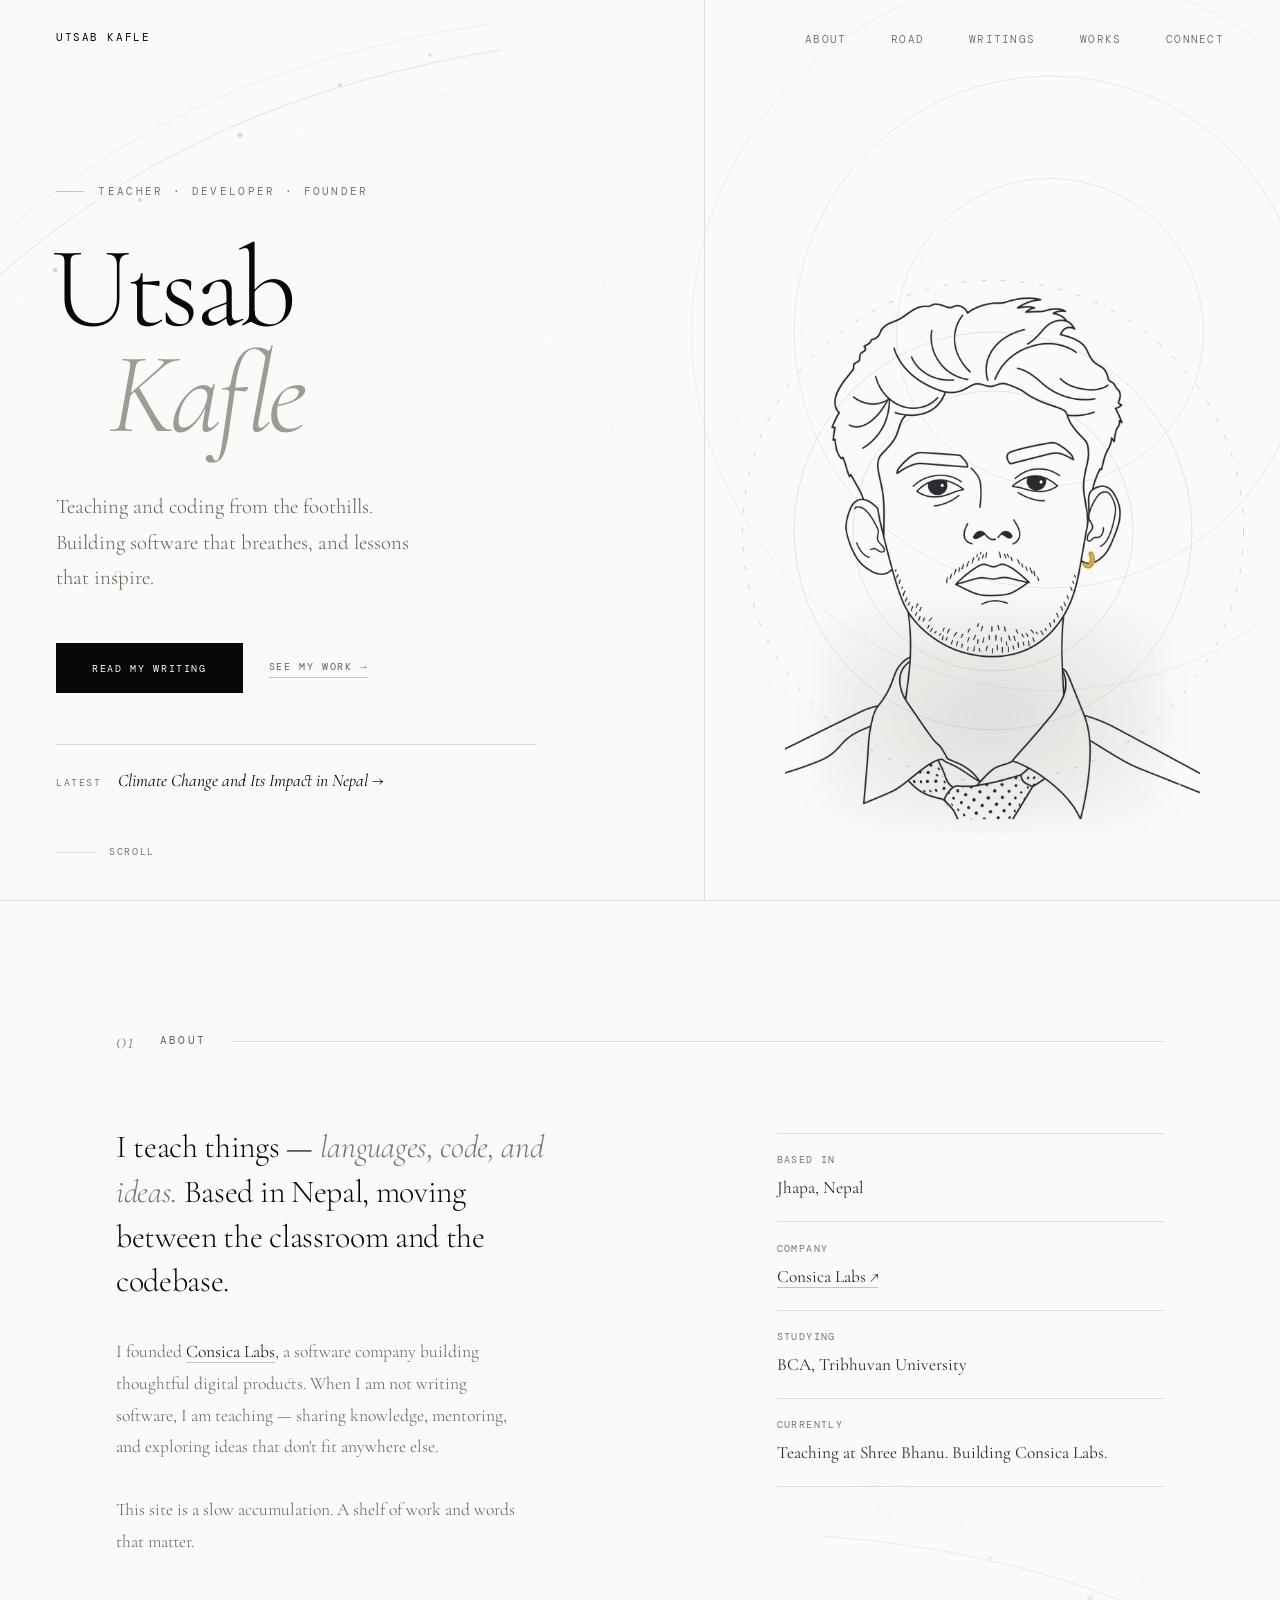
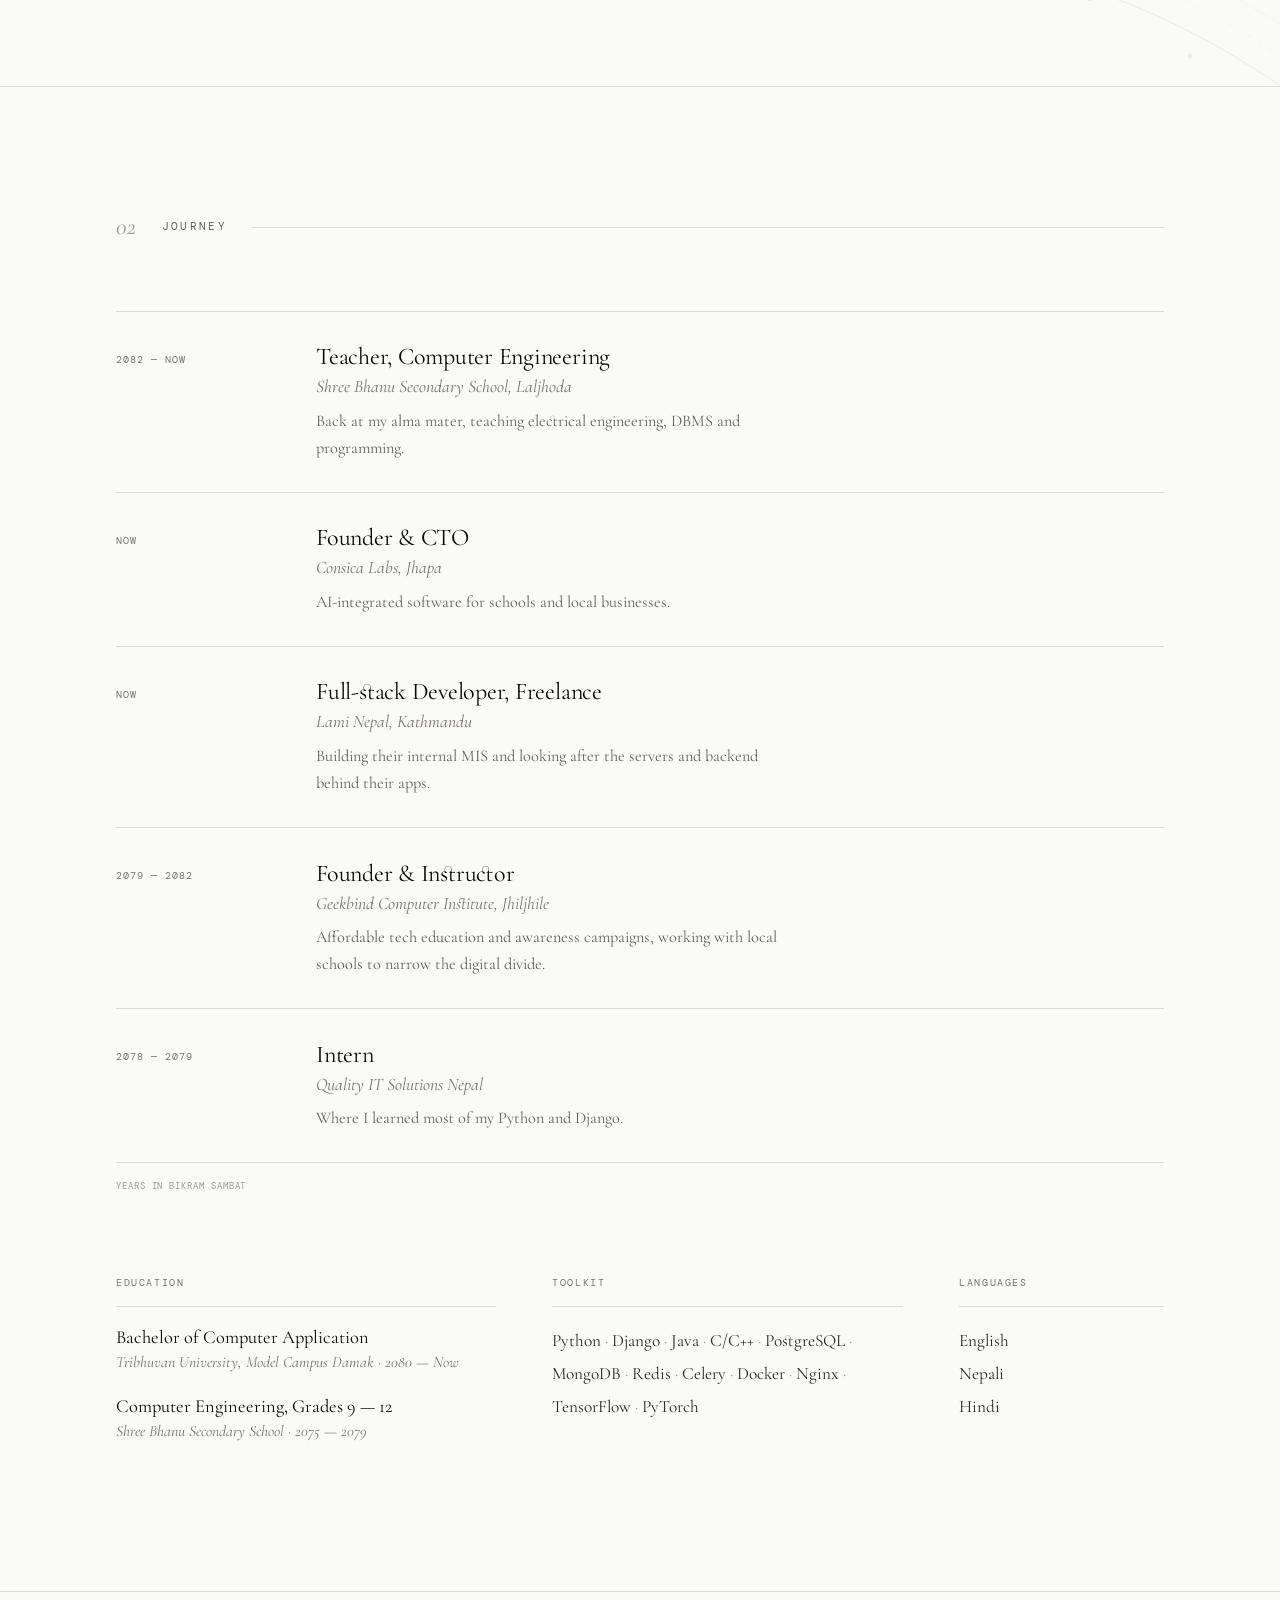
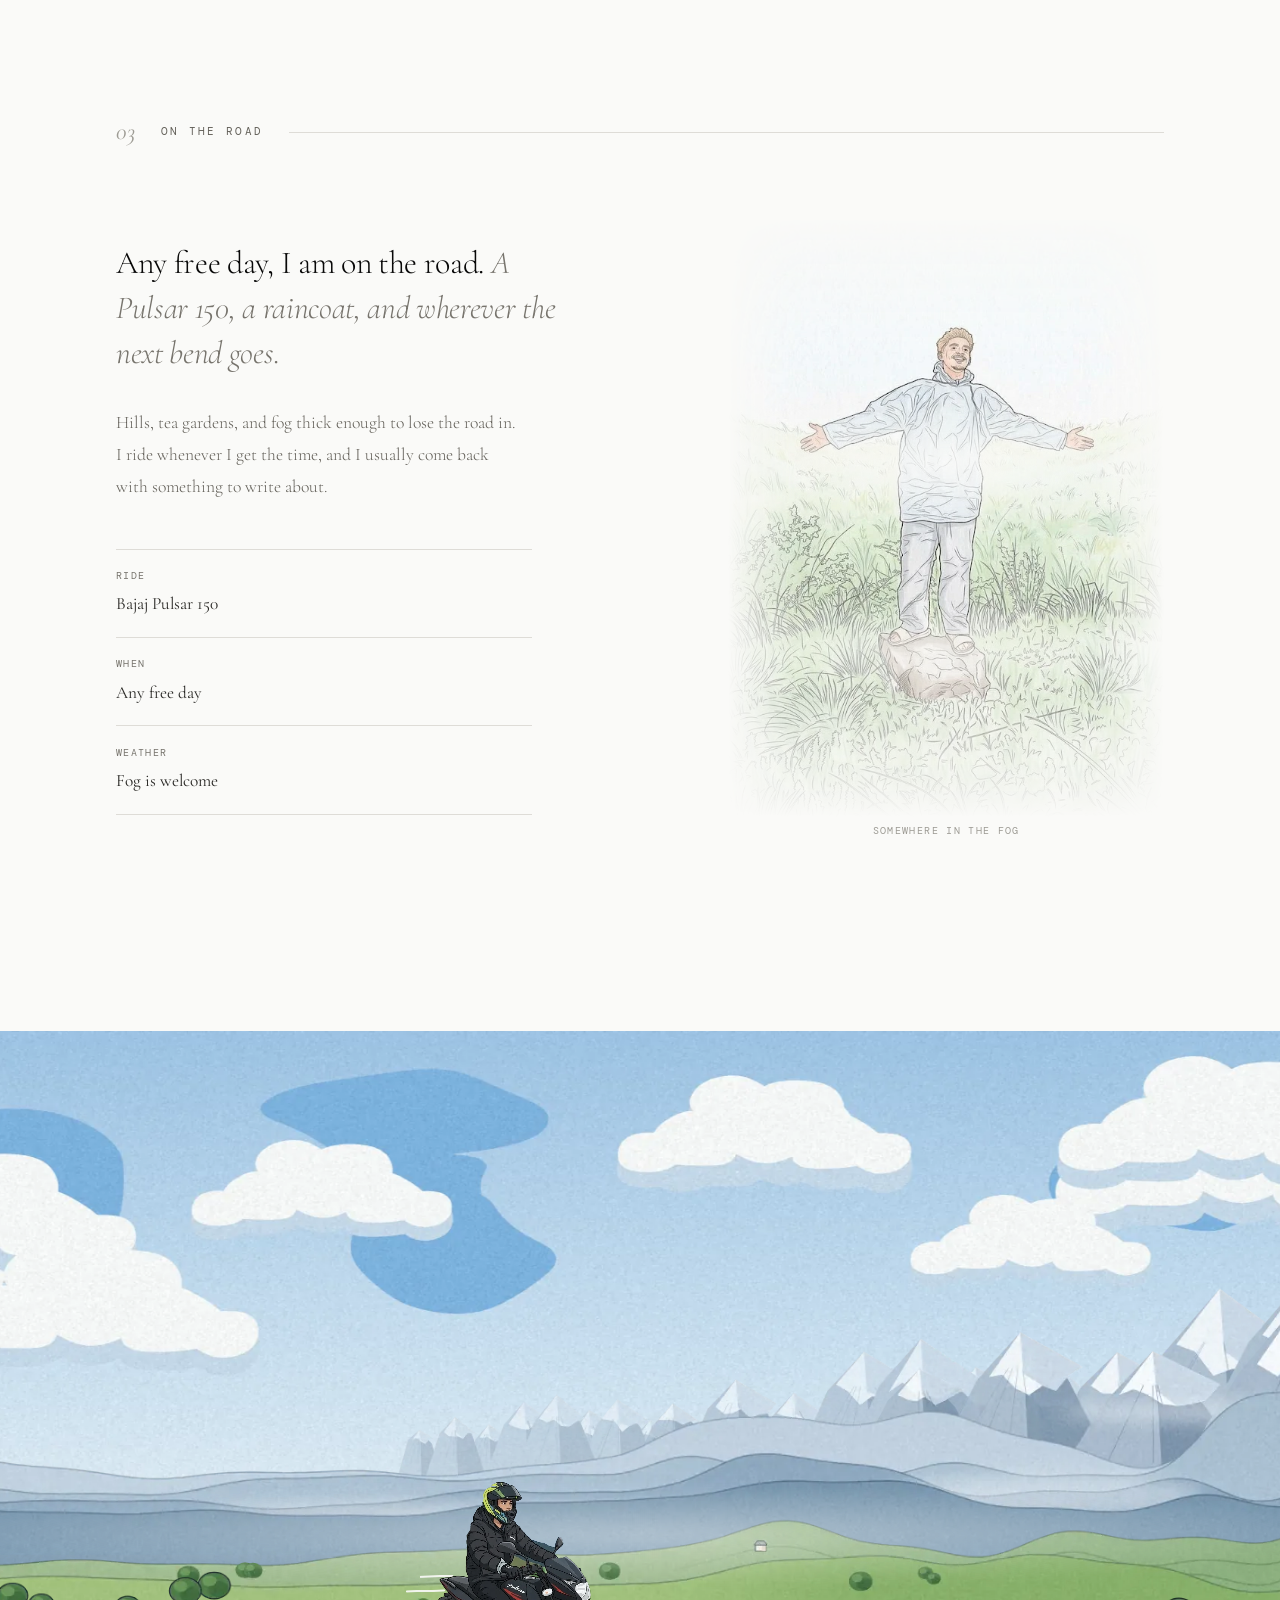
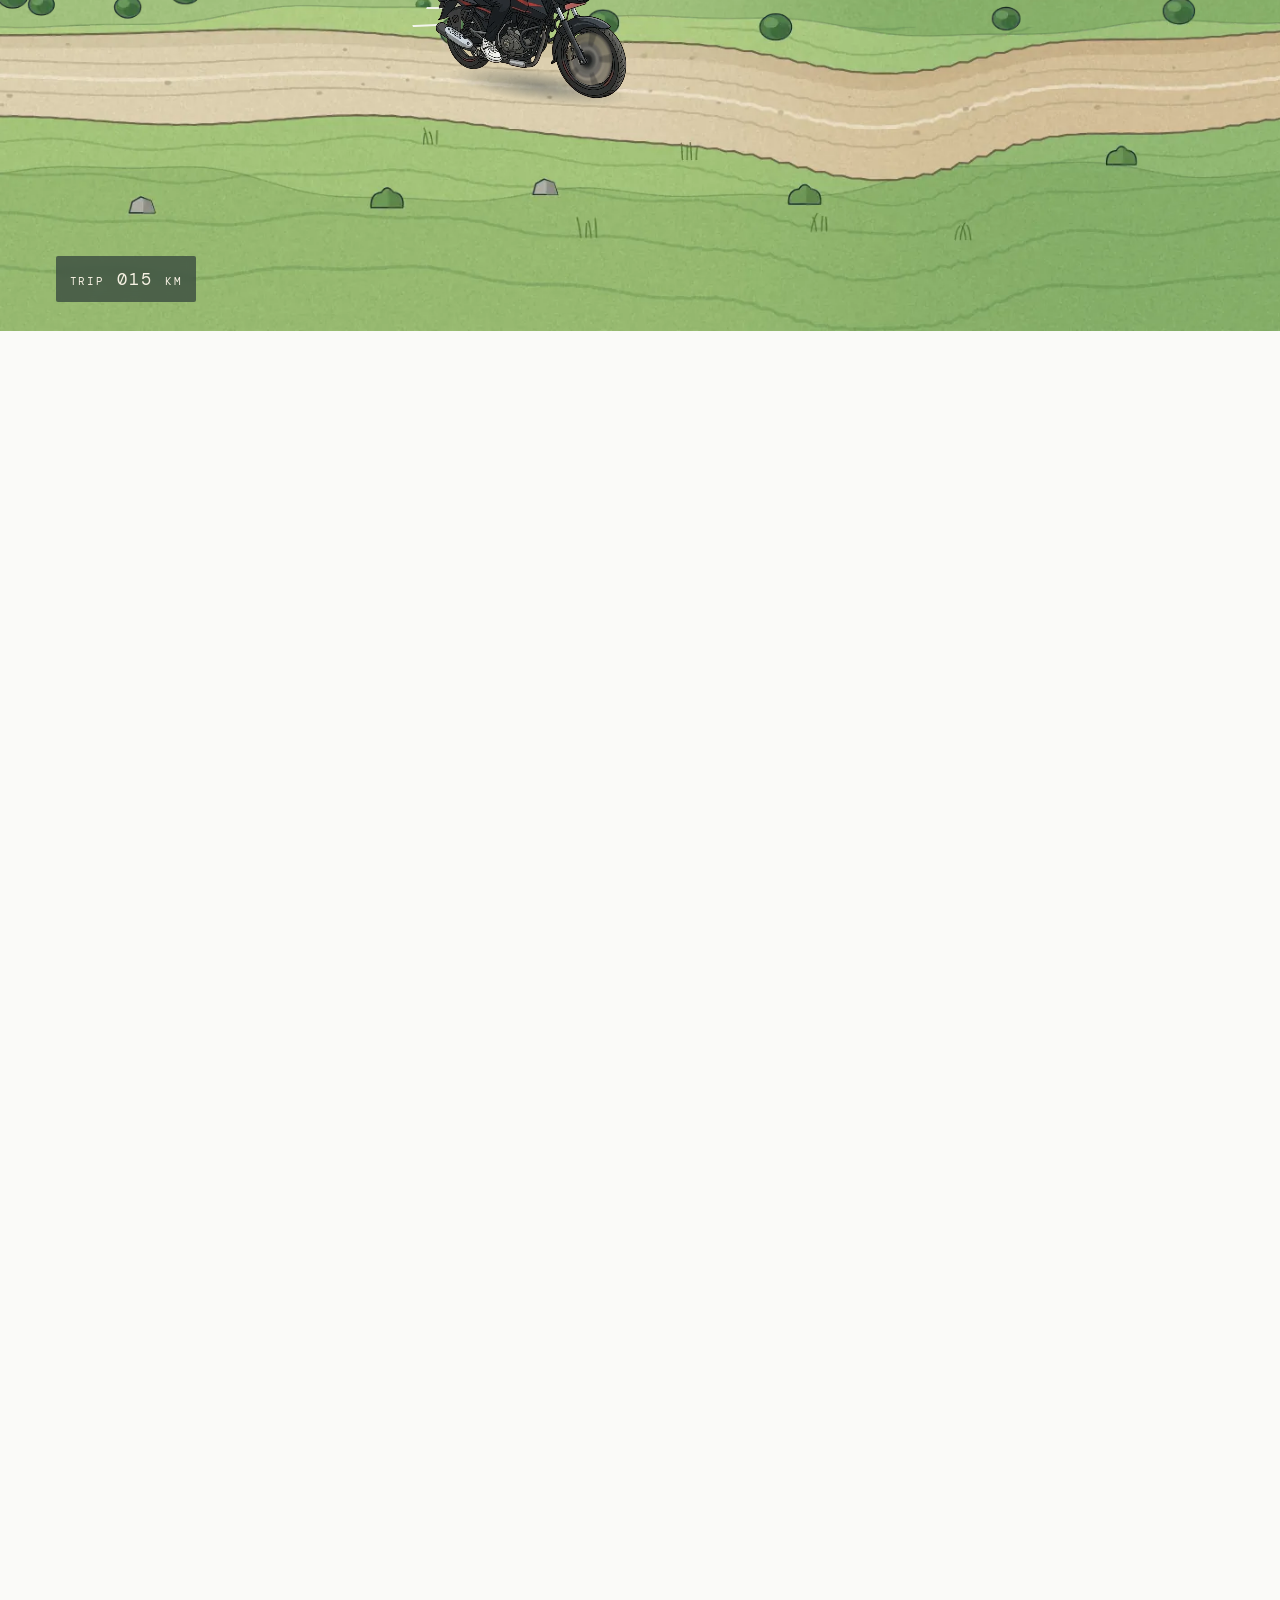
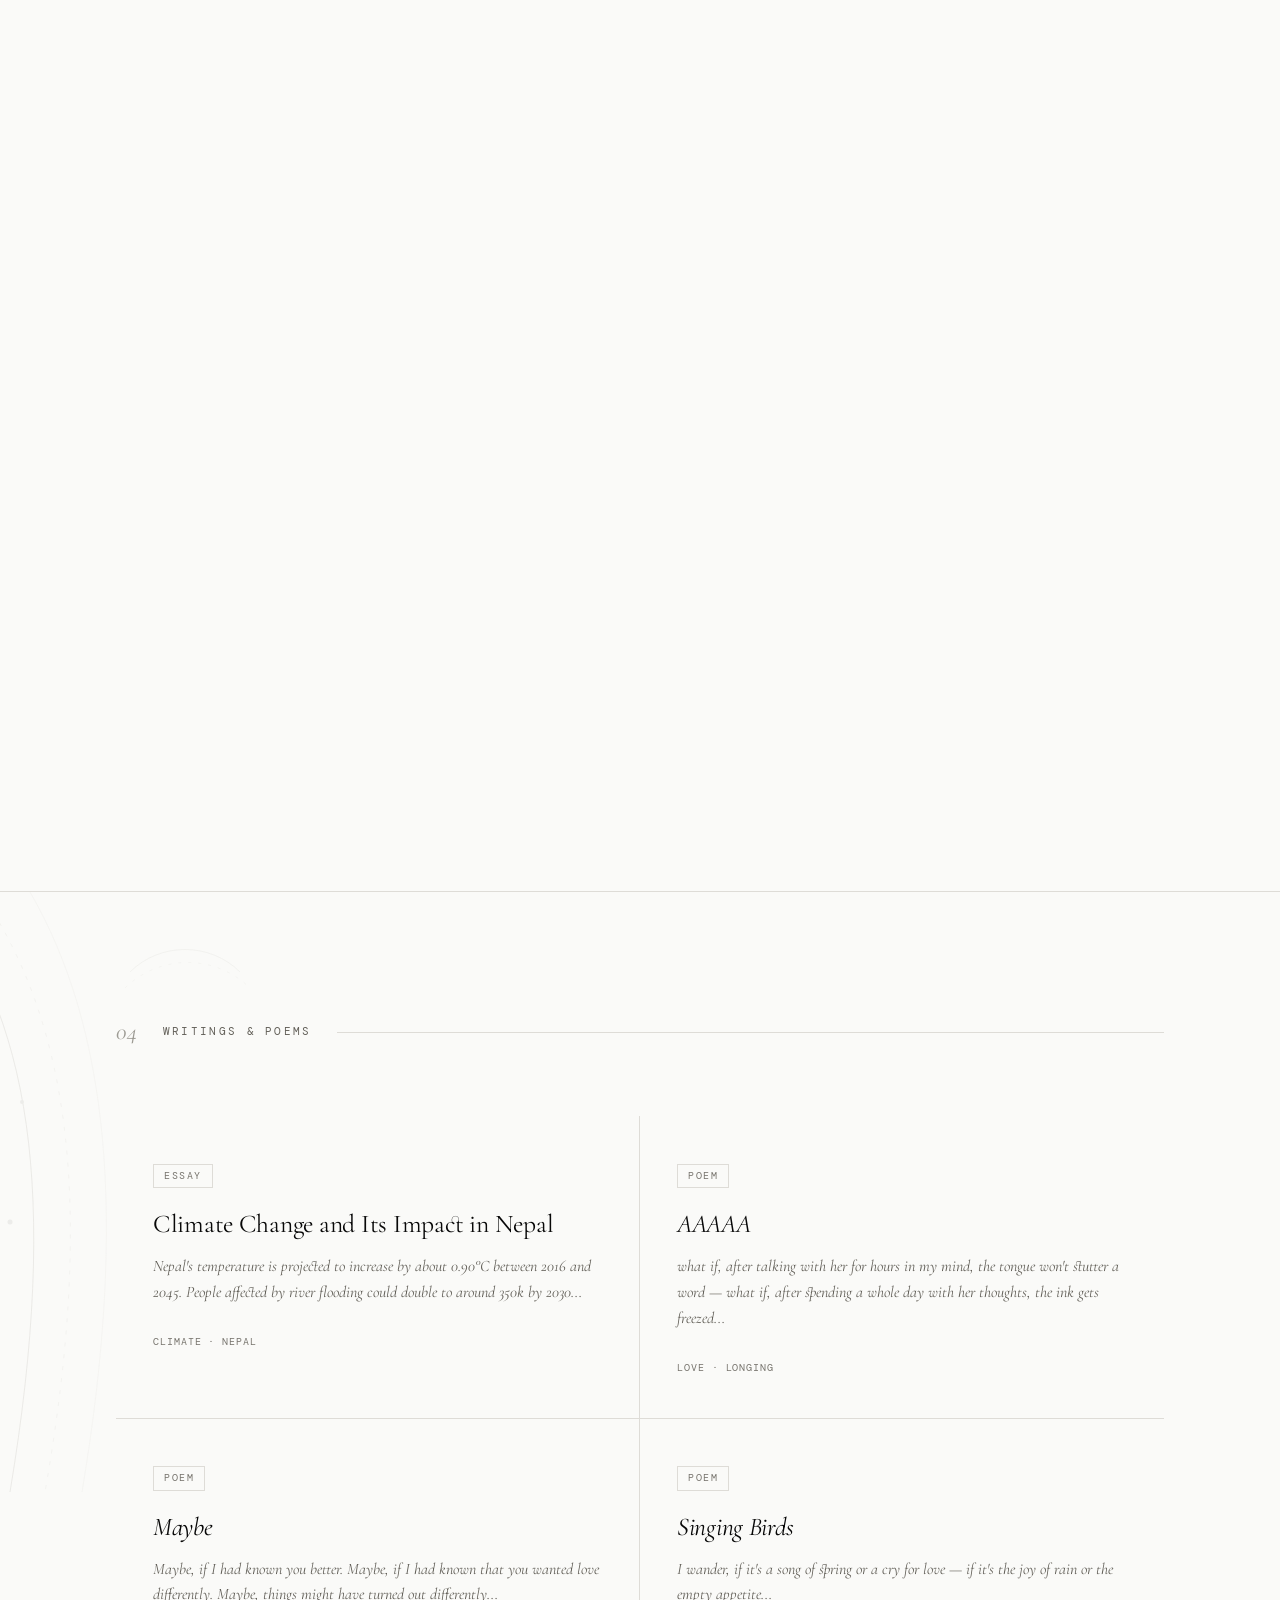
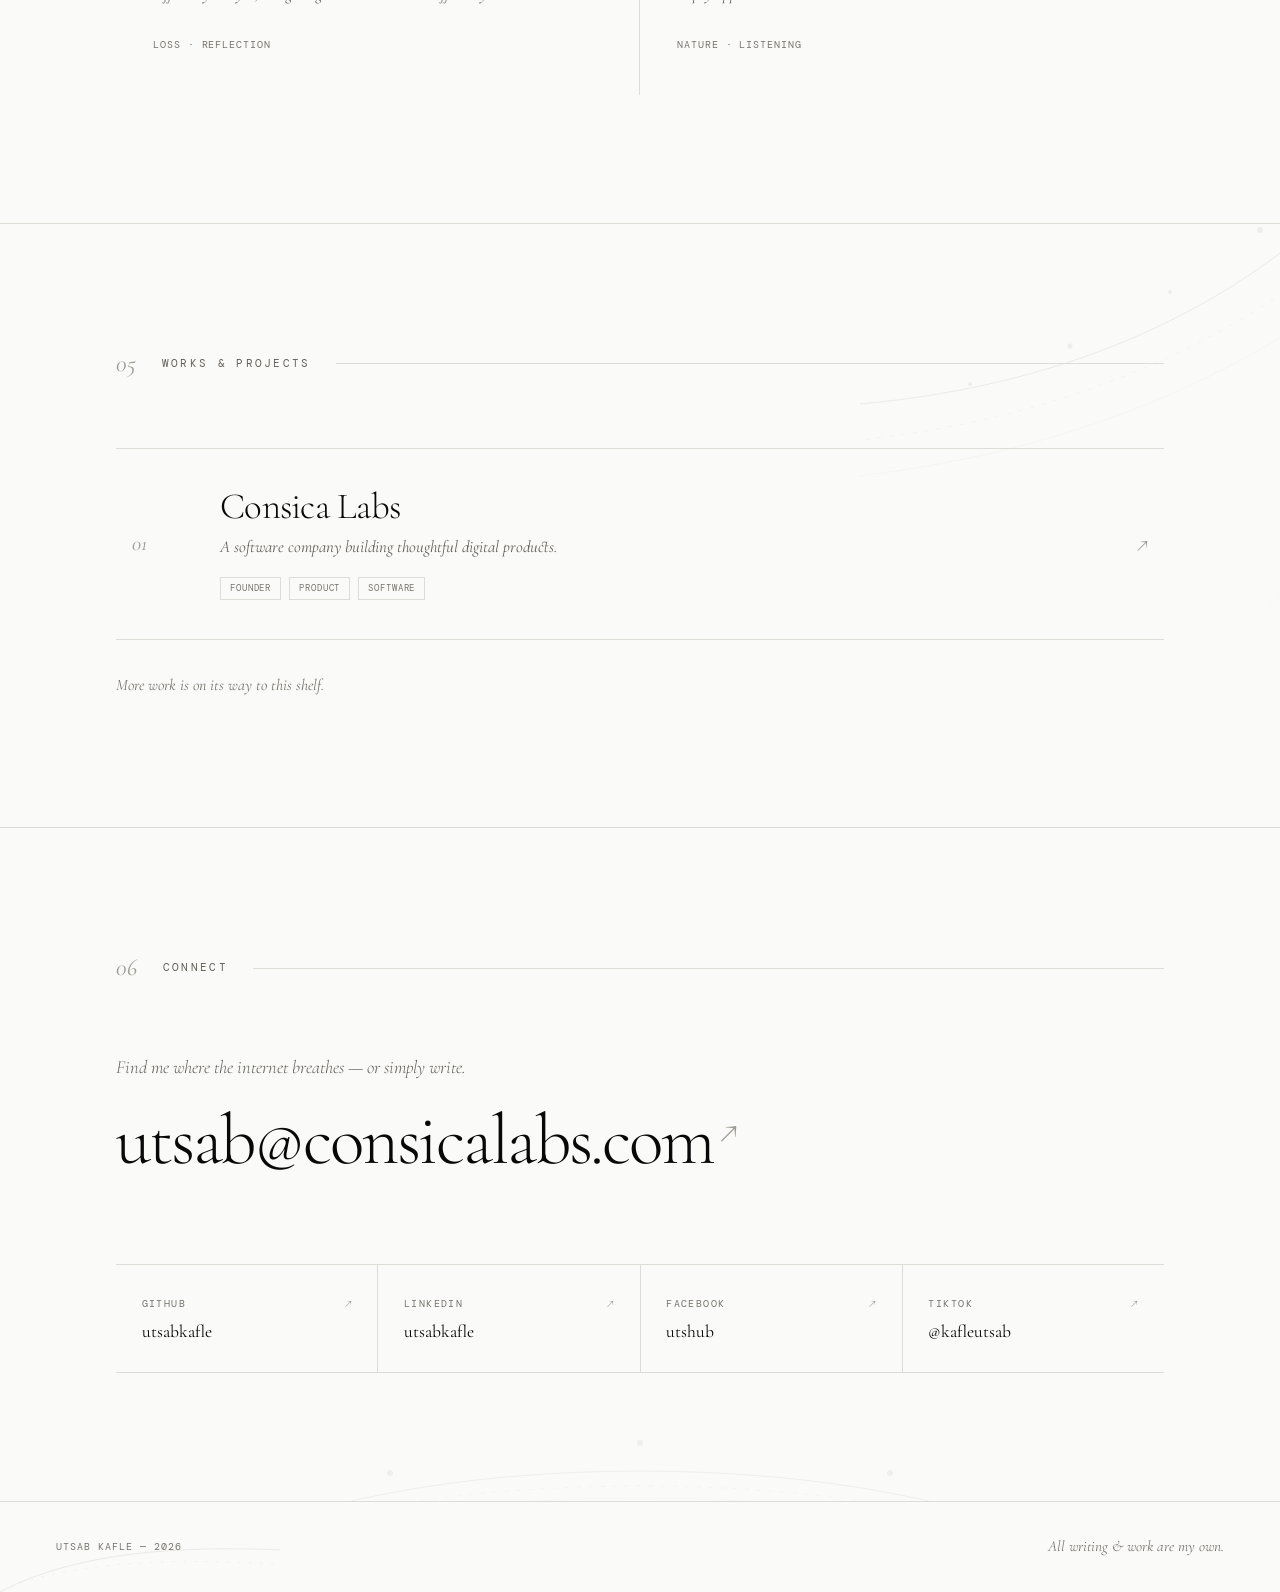
<file: index.html>
<!DOCTYPE html>
<html lang="en">
<head>
<meta charset="UTF-8" />
<meta name="viewport" content="width=device-width, initial-scale=1.0" />
<title>Utsab Kafle</title>
<meta name="description" content="Official website of Utsab Kafle, founder of Consica Labs, sharing writings, poems, software projects, and teaching insights from Nepal." />
<meta name="keywords" content="Utsab Kafle, Consica Labs, Nepal developer, Nepal teacher, Utsab Kafle writings, Utsab Kafle poems, software founder Nepal" />
<meta name="author" content="Utsab Kafle" />
<meta name="robots" content="index,follow,max-image-preview:large,max-snippet:-1,max-video-preview:-1" />
<meta name="theme-color" content="#fafaf8" />
<link rel="canonical" href="https://utsabkafle.com.np/" />

<!-- Favicon -->
<link rel="icon" type="image/png" href="/assets/images/image2.png" />
<link rel="apple-touch-icon" href="/assets/images/image2.png" />

<meta property="og:type" content="website" />
<meta property="og:site_name" content="Utsab Kafle" />
<meta property="og:title" content="Utsab Kafle | Founder of Consica Labs" />
<meta property="og:description" content="Official website of Utsab Kafle, founder of Consica Labs, with essays, poems, and software work." />
<meta property="og:url" content="https://utsabkafle.com.np/" />
<meta property="og:image" content="https://utsabkafle.com.np/assets/images/image2.png" />

<meta name="twitter:card" content="summary_large_image" />
<meta name="twitter:title" content="Utsab Kafle | Founder of Consica Labs" />
<meta name="twitter:description" content="Official website of Utsab Kafle, founder of Consica Labs, with essays, poems, and software work." />
<meta name="twitter:image" content="https://utsabkafle.com.np/assets/images/image2.png" />
<link rel="preconnect" href="https://fonts.googleapis.com" />
<link rel="preconnect" href="https://fonts.gstatic.com" crossorigin />
<link href="https://fonts.googleapis.com/css2?family=Cormorant+Garamond:ital,wght@0,300;0,400;0,500;0,600;1,300;1,400;1,500&family=DM+Mono:ital,wght@0,300;0,400;1,300&display=swap" rel="stylesheet" />
<script>document.documentElement.classList.add('js');</script>
<script type="application/ld+json">
{
  "@context": "https://schema.org",
  "@graph": [
    {
      "@type": "Person",
      "@id": "https://utsabkafle.com.np/#person",
      "name": "Utsab Kafle",
      "url": "https://utsabkafle.com.np/",
      "image": "https://utsabkafle.com.np/assets/images/image2.png",
      "jobTitle": "Founder, Teacher, Developer",
      "alumniOf": "Tribhuvan University",
      "knowsLanguage": ["en", "ne", "hi"],
      "worksFor": {
        "@id": "https://consicalabs.com/#organization"
      },
      "sameAs": [
        "https://consicalabs.com",
        "https://github.com/utsabkafle",
        "https://www.linkedin.com/in/utsabkafle/",
        "https://www.tiktok.com/@kafleutsab",
        "https://www.facebook.com/utshub"
      ]
    },
    {
      "@type": "Organization",
      "@id": "https://consicalabs.com/#organization",
      "name": "Consica Labs",
      "url": "https://consicalabs.com"
    },
    {
      "@type": "WebSite",
      "@id": "https://utsabkafle.com.np/#website",
      "url": "https://utsabkafle.com.np/",
      "name": "Utsab Kafle",
      "publisher": {
        "@id": "https://utsabkafle.com.np/#person"
      },
      "inLanguage": "en"
    }
  ]
}
</script>
<style>
  *, *::before, *::after { box-sizing: border-box; margin: 0; padding: 0; }

  :root {
    --ink:   #080808;
    --white: #fafaf8;
    --g100:  #f0efec;
    --g200:  #dedcd7;
    --g300:  #c4c2bc;
    --g400:  #9d9b94;
    --g500:  #77746d;
    --g600:  #636059;
    --g800:  #2a2926;
    --line:  #d8d8d4;
    --nav-bg: rgba(250,250,248,0.88);
    --serif: 'Cormorant Garamond', Georgia, serif;
    --mono:  'DM Mono', 'Courier New', monospace;
    --ease:  cubic-bezier(0.22, 1, 0.36, 1);
    color-scheme: light;
  }

  html { scroll-behavior: smooth; }

  body {
    background: var(--white);
    color: var(--ink);
    font-family: var(--serif);
    font-size: 18px;
    line-height: 1.7;
    overflow-x: hidden;
    font-feature-settings: "liga", "dlig", "onum", "kern";
    -webkit-font-smoothing: antialiased;
    text-rendering: optimizeLegibility;
  }

  ::selection { background: var(--ink); color: var(--white); }

  a:focus-visible { outline: 1px solid var(--ink); outline-offset: 4px; }

  /* Screen reader only utility */
  .sr-only {
    position: absolute; width: 1px; height: 1px;
    padding: 0; margin: -1px; overflow: hidden;
    clip: rect(0,0,0,0); white-space: nowrap; border: 0;
  }

  /* NAV */
  nav {
    position: fixed; top: 0; left: 0; right: 0; z-index: 200;
    display: flex; align-items: center; justify-content: space-between;
    padding: 1.4rem 3.5rem;
    transition: background 0.4s, backdrop-filter 0.4s, padding 0.4s;
  }
  nav.scrolled {
    background: var(--nav-bg);
    backdrop-filter: blur(14px);
    -webkit-backdrop-filter: blur(14px);
    border-bottom: 0.5px solid var(--g200);
    padding-top: 1rem; padding-bottom: 1rem;
  }
  .nav-name {
    font-family: var(--mono); font-size: 0.7rem; font-weight: 400;
    letter-spacing: 0.14em; text-transform: uppercase;
    color: var(--ink); text-decoration: none; white-space: nowrap;
  }
  .nav-links { display: flex; gap: 2.8rem; list-style: none; }
  .nav-links a {
    font-family: var(--mono); font-size: 0.66rem; font-weight: 300;
    letter-spacing: 0.12em; text-transform: uppercase;
    color: var(--g600); text-decoration: none;
    position: relative; transition: color 0.25s;
  }
  .nav-links a::after {
    content: ''; position: absolute; bottom: -3px; left: 0;
    width: 0; height: 0.5px; background: var(--ink);
    transition: width 0.3s ease;
  }
  .nav-links a:hover { color: var(--ink); }
  .nav-links a:hover::after { width: 100%; }

  /* HERO */
  .hero {
    min-height: 100vh;
    display: grid; grid-template-columns: 1.1fr 0.9fr;
    position: relative; overflow: hidden;
  }

  /* Big concentric arcs top-right */
  .hero-rings {
    position: absolute; top: -20%; right: -22%;
    width: 80vw; height: 80vw;
    pointer-events: none; z-index: 0;
  }
  .hero-rings circle { fill: none; stroke-width: 0.5; }

  /* Flowing diagonal curves top-left */
  .hero-diagonals {
    position: absolute; top: 0; left: 0;
    width: 500px; pointer-events: none; z-index: 0;
  }

  .hero-left {
    position: relative; z-index: 1;
    display: flex; flex-direction: column; justify-content: flex-end;
    padding: 7rem 3.5rem 6.5rem;
  }

  .hero-eyebrow {
    font-family: var(--mono); font-size: 0.66rem;
    letter-spacing: 0.22em; text-transform: uppercase;
    color: var(--g500); margin-bottom: 2.2rem;
    display: flex; align-items: center; gap: 0.9rem;
  }
  .hero-eyebrow::before {
    content: ''; display: inline-block;
    width: 28px; height: 0.5px; background: var(--g300);
  }

  h1.hero-name {
    font-size: clamp(4.5rem, 9vw, 11rem);
    font-weight: 300; line-height: 0.92;
    letter-spacing: -0.04em; margin-bottom: 2.6rem;
    margin-left: -0.04em;
  }
  h1.hero-name em { font-style: italic; color: var(--g400); display: block; padding-left: 0.5em; }

  .hero-desc {
    font-size: 1.3rem; font-weight: 300;
    color: var(--g600); max-width: 36ch; line-height: 1.7;
    margin-bottom: 3rem;
  }

  .hero-ctas { display: flex; gap: 1.6rem; flex-wrap: wrap; align-items: center; }

  .btn-solid {
    font-family: var(--mono); font-size: 0.64rem;
    letter-spacing: 0.16em; text-transform: uppercase;
    text-decoration: none; color: var(--white);
    background: var(--ink); padding: 0.95rem 2.2rem;
    border: 0.5px solid var(--ink);
    transition: background 0.3s, color 0.3s;
  }
  .btn-solid:hover { background: transparent; color: var(--ink); }

  .btn-line {
    font-family: var(--mono); font-size: 0.64rem;
    letter-spacing: 0.16em; text-transform: uppercase;
    text-decoration: none; color: var(--g600);
    border-bottom: 0.5px solid var(--g300); padding-bottom: 2px;
    transition: color 0.2s, border-color 0.2s;
  }
  .btn-line:hover { color: var(--ink); border-color: var(--ink); }

  /* "Latest" line under the CTAs */
  .hero-latest {
    margin-top: 3.2rem; padding-top: 1.3rem;
    border-top: 0.5px solid var(--g200);
    display: flex; align-items: baseline; gap: 1rem; flex-wrap: wrap;
    max-width: 30rem;
  }
  .hero-latest-key {
    font-family: var(--mono); font-size: 0.62rem;
    letter-spacing: 0.16em; text-transform: uppercase; color: var(--g500);
  }
  .hero-latest a {
    font-size: 1.1rem; font-style: italic; color: var(--ink);
    text-decoration: none;
    background: linear-gradient(currentColor, currentColor) 0 100% / 0 0.5px no-repeat;
    transition: background-size 0.4s var(--ease);
  }
  .hero-latest a:hover { background-size: 100% 0.5px; }

  /* Portrait column */
  .hero-right {
    position: relative; z-index: 1;
    display: flex; align-items: flex-end; justify-content: center;
    padding-bottom: 3.5rem;
    border-left: 0.5px solid var(--g200);
  }

  .portrait-wrap {
    position: relative;
    display: flex; flex-direction: column;
    align-items: center; gap: 1rem;
  }

  /* concentric rings behind portrait */
  .portrait-rings {
    position: absolute; top: 46%; left: 50%;
    transform: translate(-50%, -50%);
    width: 560px; height: 560px;
    pointer-events: none; z-index: 0;
  }
  .portrait-rings circle { fill: none; stroke: var(--g200); stroke-width: 0.5; }
  .portrait-rings .dashed { stroke-dasharray: 3 10; stroke: var(--g300); }

  .portrait-frame {
    position: relative;
    z-index: 2;
    width: min(452px, 95%);
    padding: 1.15rem;
    overflow: hidden;
    transform: translateY(-0.4rem);
  }
  .portrait-frame::after {
    content: '';
    position: absolute;
    inset: auto 12% 0.7rem;
    height: 38%;
    background: radial-gradient(ellipse at center, rgba(99, 96, 89, 0.18), rgba(99, 96, 89, 0));
    filter: blur(14px);
    pointer-events: none;
  }
  .portrait-frame img {
    position: relative;
    z-index: 1;
    display: block;
    width: 100%;
    height: auto;
    object-fit: contain;
  }

  .portrait-label {
    font-family: var(--mono); font-size: 0.6rem;
    color: var(--g400); letter-spacing: 0.14em;
    text-transform: uppercase; z-index: 2; position: relative;
  }

  /* scroll hint */
  .scroll-hint {
    position: absolute; bottom: 2.5rem; left: 3.5rem; z-index: 2;
    display: flex; align-items: center; gap: 0.8rem;
  }
  .scroll-hint span {
    font-family: var(--mono); font-size: 0.6rem;
    letter-spacing: 0.18em; text-transform: uppercase; color: var(--g500);
  }
  .scroll-line {
    width: 40px; height: 0.5px; background: var(--g200);
    position: relative; overflow: hidden;
  }
  .scroll-line::after {
    content: ''; position: absolute; top: 0; left: -100%;
    width: 100%; height: 100%; background: var(--g600);
    animation: sweep 2.2s ease-in-out infinite;
  }
  @keyframes sweep { 0%{left:-100%} 100%{left:100%} }

  /* SECTIONS */
  .section-wrap { position: relative; overflow: hidden; border-top: 0.5px solid var(--g200); }
  .section-inner { max-width: 1160px; margin: 0 auto; padding: 8rem 3.5rem; position: relative; z-index: 1; }

  .section-header {
    display: flex; align-items: center; gap: 1.6rem;
    margin-bottom: 4.5rem;
  }
  .section-num { font-family: var(--serif); font-style: italic; font-size: 1.5rem; line-height: 1; color: var(--g400); }
  .section-title { font-family: var(--mono); font-size: 0.66rem; letter-spacing: 0.22em; text-transform: uppercase; color: var(--g600); margin: 0; font-weight: 400; }
  .section-rule { flex: 1; height: 0.5px; background: var(--g200); transform-origin: left; }

  /* decorative curve SVGs */
  .deco { position: absolute; pointer-events: none; z-index: 0; }

  /* ABOUT */
  .about-grid { display: grid; grid-template-columns: 3fr 2fr; gap: 5rem; align-items: start; }

  .about-lead {
    font-size: 2rem; font-weight: 300; line-height: 1.4;
    letter-spacing: -0.01em;
    margin-bottom: 2rem; max-width: 30ch;
  }
  .about-lead em { font-style: italic; color: var(--g500); }
  .about-body { font-size: 1.1rem; font-weight: 300; color: var(--g600); line-height: 1.8; max-width: 50ch; }
  .about-body a { color: var(--ink); text-decoration: none; border-bottom: 0.5px solid var(--g300); transition: border-color 0.2s; }
  .about-body a:hover { border-color: var(--ink); }

  .about-aside { display: flex; flex-direction: column; padding-top: 0.5rem; }
  .aside-item { padding: 1.15rem 0; border-bottom: 0.5px solid var(--g200); }
  .aside-item:first-child { border-top: 0.5px solid var(--g200); }
  .aside-key { font-family: var(--mono); font-size: 0.6rem; letter-spacing: 0.14em; text-transform: uppercase; color: var(--g500); margin-bottom: 0.3rem; }
  .aside-val { font-size: 1.08rem; color: var(--g800); }
  .aside-val a { color: var(--g800); text-decoration: none; border-bottom: 0.5px solid var(--g300); transition: color 0.2s, border-color 0.2s; }
  .aside-val a:hover { color: var(--ink); border-color: var(--ink); }

  /* JOURNEY */
  .journey-list { list-style: none; border-top: 0.5px solid var(--g200); }
  .journey-item {
    display: grid; grid-template-columns: 10rem 1fr; gap: 2.5rem;
    padding: 1.9rem 0; border-bottom: 0.5px solid var(--g200);
  }
  .j-when { font-family: var(--mono); font-size: 0.64rem; letter-spacing: 0.1em; text-transform: uppercase; color: var(--g500); padding-top: 0.55rem; }
  .j-role { font-size: 1.5rem; font-weight: 400; line-height: 1.25; letter-spacing: -0.01em; }
  .j-org { font-style: italic; color: var(--g500); font-size: 1.1rem; }
  .j-desc { color: var(--g600); font-size: 1.02rem; line-height: 1.65; margin-top: 0.35rem; max-width: 60ch; }
  .j-note { margin-top: 1rem; font-family: var(--mono); font-size: 0.58rem; letter-spacing: 0.1em; text-transform: uppercase; color: var(--g400); }

  .journey-facts { display: grid; grid-template-columns: 1.3fr 1.2fr 0.7fr; gap: 3.5rem; margin-top: 5rem; }
  .facts-title { font-family: var(--mono); font-size: 0.62rem; letter-spacing: 0.16em; text-transform: uppercase; color: var(--g500); padding-bottom: 0.9rem; margin-bottom: 1.1rem; border-bottom: 0.5px solid var(--g200); font-weight: 400; }
  .fact { margin-bottom: 1.1rem; }
  .fact-main { font-size: 1.15rem; line-height: 1.35; }
  .fact-sub { font-size: 0.98rem; font-style: italic; color: var(--g500); }
  .toolkit { font-size: 1.08rem; line-height: 1.9; color: var(--g800); }
  .toolkit span + span::before { content: ' · '; color: var(--g400); }

  /* ON THE ROAD */
  .road-grid { display: grid; grid-template-columns: 1.1fr 0.9fr; gap: 5rem; align-items: center; }
  .roadshot { margin: 0; display: flex; flex-direction: column; align-items: center; gap: 0.4rem; }
  .roadshot-img {
    position: relative; width: min(460px, 100%); overflow: hidden;
    /* fade every edge into the page so the illustration has no frame */
    -webkit-mask-image: linear-gradient(to right, transparent, #000 16%, #000 84%, transparent),
                        linear-gradient(to bottom, transparent, #000 24%, #000 74%, transparent);
    -webkit-mask-composite: source-in;
            mask-image: linear-gradient(to right, transparent, #000 16%, #000 84%, transparent),
                        linear-gradient(to bottom, transparent, #000 24%, #000 74%, transparent);
            mask-composite: intersect;
  }
  .roadshot-img img {
    display: block; width: 100%; height: auto;
    animation: breathe 22s ease-in-out infinite alternate;
  }
  .mist {
    position: absolute; left: -30%; width: 160%; height: 22%;
    background: radial-gradient(ellipse at center, rgba(250,250,248,0.85), rgba(250,250,248,0) 70%);
    filter: blur(6px); pointer-events: none;
  }
  .mist-a { top: 30%; animation: drift 14s ease-in-out infinite alternate; }
  .mist-b { top: 64%; height: 16%; opacity: 0.8; animation: drift 19s ease-in-out infinite alternate-reverse; }
  @keyframes breathe { from { transform: scale(1); } to { transform: scale(1.05) translateY(-1%); } }
  @keyframes drift { from { transform: translateX(-40px); } to { transform: translateX(40px); } }
  @keyframes sway  { 0%,100% { transform: rotate(-1.2deg); } 50% { transform: rotate(1.2deg); } }

  /* On the Road: a sticky stage. Scrolling the track moves the bike along the road. */
  #road { overflow: visible; }
  .road-facts { margin-top: 2.4rem; max-width: 26rem; }
  .ride-track { position: relative; height: 340vh; margin-top: 4rem; }
  .ride-stage {
    position: sticky; top: 0; height: 100vh; height: 100svh; overflow: hidden;
    background: #9cc3e3; contain: paint;
  }
  .rw-sky { position: absolute; left: 0; top: 0; width: 100%; overflow: hidden; }
  .rw-skyroll { display: flex; will-change: transform; }
  .rw-skyroll img { display: block; flex: none; max-width: none; }
  .rw-layer { position: absolute; left: 0; top: 0; display: block; max-width: none; will-change: transform; }
  .rw-mist {
    position: absolute; left: -12%; width: 124%; pointer-events: none;
    background: radial-gradient(ellipse at center, rgba(250,250,248,0.42), rgba(250,250,248,0) 68%);
    filter: blur(6px);
  }
  .rw-mist-a { top: 49%; height: 12%; animation: drift 24s ease-in-out infinite alternate; }

  /* the bike: a 672 x 775 sprite, placed and scaled by script */
  .rs { position: absolute; left: 0; top: 0; width: 672px; height: 775px; transform-origin: 0 0; will-change: transform; --sp: 0; }
  .rs > *, .rs-bike > * { position: absolute; left: 0; top: 0; display: block; }
  .rs-shadow {
    left: 40px !important; top: 664px !important; width: 640px; height: 112px; border-radius: 50%;
    background: radial-gradient(ellipse at center, rgba(31,44,51,0.42), rgba(31,44,51,0) 70%);
    transform: rotate(9deg);
  }
  .rs-bike { width: 100%; height: 100%; animation: bump 1.3s linear infinite; }
  .rs-wheel, .rs-rider, .rs-lines, .rs-dust { width: 100%; height: 100%; }
  .rs-lines { overflow: visible; opacity: min(0.9, calc(var(--sp) * 1.2)); }
  .rs-lines path { stroke: #fafaf8; stroke-width: 7; stroke-linecap: round; fill: none; }
  .rs-dust { overflow: visible; opacity: min(1, calc(var(--sp) * 3)); }
  .wheel-blur, .wheel-spokes { opacity: min(1, calc(var(--sp) * 5)); }
  .wheel-crisp { opacity: max(0, calc(1 - var(--sp) * 5)); }
  .wheel-spokes path { fill: #1d2024; fill-opacity: 0.30; }
  @keyframes bump {
    0%, 100% { translate: 0 0; rotate: 0deg; }
    14% { translate: 0 calc(var(--sp) * -3px - 0.8px); rotate: -0.12deg; }  28% { translate: 0 0.4px; rotate: 0.06deg; }
    46% { translate: 0 calc(var(--sp) * -1.8px - 0.4px); rotate: -0.05deg; }  62% { translate: 0 0.5px; rotate: 0.08deg; }
    80% { translate: 0 calc(var(--sp) * -3.4px - 0.8px); rotate: -0.14deg; } 90% { translate: 0 -0.2px; rotate: 0deg; }
  }
  .dust path { fill: #e6dcc8; stroke: #7a6d5b; stroke-width: 2.2; stroke-linejoin: round; }
  .rs-dust path { fill: #e6dcc8; stroke: #7a6d5b; stroke-width: 2.6; stroke-linejoin: round; }
  .puff {
    opacity: 0; transform-box: fill-box; transform-origin: center;
    animation: puff 1.8s ease-out infinite; animation-delay: calc(var(--i) * 0.45s);
  }
  @keyframes puff {
    0%   { opacity: 0;   transform: translate(0, 0) scale(0.35); }
    15%  { opacity: 0.9; }
    100% { opacity: 0;   transform: translate(-190px, -46px) scale(1.9); }
  }

  .rw-hud {
    position: absolute; left: 0; right: 0; bottom: 0; z-index: 3; pointer-events: none;
    display: flex; justify-content: space-between; align-items: flex-end; gap: 1rem;
    padding: 0 3.5rem 1.8rem;
    font-family: var(--mono); font-size: 0.66rem; letter-spacing: 0.16em; text-transform: uppercase;
    color: #f6f1e3;
  }
  .rw-trip, .rw-hint { background: rgba(31,44,51,0.62); padding: 0.55rem 0.85rem; border-radius: 2px; backdrop-filter: blur(4px); -webkit-backdrop-filter: blur(4px); }
  .rw-trip b { font-weight: 400; font-size: 1.05rem; letter-spacing: 0.1em; font-variant-numeric: tabular-nums; margin: 0 0.25em; }
  .rw-hint { transition: opacity 0.3s; }

  /* WRITINGS */
  .writings-grid { display: grid; grid-template-columns: repeat(2,1fr); }

  .writing-card {
    padding: 2.6rem 2.3rem;
    border-right: 0.5px solid var(--g200);
    border-bottom: 0.5px solid var(--g200);
    text-decoration: none; color: inherit;
    display: block; position: relative; overflow: hidden;
  }
  .writing-card:nth-child(2n) { border-right: none; }
  .writing-card:nth-child(n+3) { border-bottom: none; }

  .writing-card::before {
    content: ''; position: absolute; inset: 0;
    background: var(--ink);
    transform: translateY(101%);
    transition: transform 0.42s cubic-bezier(0.76,0,0.24,1);
    z-index: 0;
  }
  .writing-card:hover::before { transform: translateY(0); }
  .writing-card:hover .wc-tag,
  .writing-card:hover .wc-title,
  .writing-card:hover .wc-excerpt,
  .writing-card:hover .wc-date { color: var(--white); }
  .writing-card:hover .wc-tag { border-color: var(--g600); }

  .wc-tag, .wc-title, .wc-excerpt, .wc-date { position: relative; z-index: 1; transition: color 0.3s; }

  .wc-tag {
    font-family: var(--mono); font-size: 0.6rem; letter-spacing: 0.15em;
    text-transform: uppercase; color: var(--g500);
    border: 0.5px solid var(--g200); display: inline-block;
    padding: 0.2rem 0.65rem; margin-bottom: 1.3rem;
    transition: color 0.3s, border-color 0.3s;
  }
  .wc-title { font-size: 1.6rem; font-weight: 400; line-height: 1.2; letter-spacing: -0.01em; margin-bottom: 0.9rem; color: var(--ink); }
  .wc-title em { font-style: italic; }
  .wc-excerpt { font-size: 1rem; color: var(--g600); line-height: 1.6; font-style: italic; margin-bottom: 1.8rem; }
  .wc-date { font-family: var(--mono); font-size: 0.6rem; color: var(--g500); letter-spacing: 0.1em; text-transform: uppercase; }

  /* WORKS */
  .projects-list { display: flex; flex-direction: column; }

  .project-item {
    display: grid; grid-template-columns: 3rem 1fr auto;
    align-items: center; gap: 2.5rem;
    padding: 2.4rem 1rem;
    border-bottom: 0.5px solid var(--g200);
    text-decoration: none; color: inherit;
    position: relative; overflow: hidden;
  }
  .project-item:first-child { border-top: 0.5px solid var(--g200); }
  .project-item::after {
    content: ''; position: absolute; bottom: 0; left: 0; right: 0; height: 0;
    background: var(--ink);
    transition: height 0.38s cubic-bezier(0.76,0,0.24,1); z-index: 0;
  }
  .project-item:hover::after { height: 100%; }
  .project-item:hover .p-num,
  .project-item:hover .p-name,
  .project-item:hover .p-desc,
  .project-item:hover .tag,
  .project-item:hover .p-arrow { color: var(--white); border-color: var(--g600); }

  .p-num, .p-body, .p-arrow { position: relative; z-index: 1; }
  .p-num { font-family: var(--serif); font-style: italic; font-size: 1.3rem; color: var(--g400); transition: color 0.3s; }
  .p-body { display: flex; flex-direction: column; gap: 0.35rem; }
  .p-name { font-size: 2.3rem; font-weight: 300; line-height: 1.1; letter-spacing: -0.02em; transition: color 0.3s; }
  .p-desc { font-size: 1.05rem; color: var(--g600); font-style: italic; transition: color 0.3s; }
  .p-tags { display: flex; gap: 0.5rem; margin-top: 0.6rem; flex-wrap: wrap; }
  .tag {
    font-family: var(--mono); font-size: 0.58rem; letter-spacing: 0.1em;
    text-transform: uppercase; color: var(--g500);
    border: 0.5px solid var(--g200); padding: 0.18rem 0.55rem;
    transition: color 0.3s, border-color 0.3s;
  }
  .p-arrow { font-size: 1.4rem; color: var(--g400); transition: color 0.3s, transform 0.3s; }
  .project-item:hover .p-arrow { transform: translate(4px,-4px); }

  .projects-note {
    margin-top: 2rem; font-size: 1rem; font-style: italic; color: var(--g500);
  }

  /* CONNECT */
  .connect-intro {
    font-size: 1.15rem; font-weight: 300; font-style: italic;
    color: var(--g600); margin-bottom: 1.2rem;
  }

  .connect-email {
    display: inline-block;
    font-size: clamp(2rem, 5.6vw, 4.8rem);
    font-weight: 300; line-height: 1.1; letter-spacing: -0.03em;
    color: var(--ink); text-decoration: none;
    margin-bottom: 4.5rem;
    background: linear-gradient(currentColor, currentColor) 0 100% / 0 1px no-repeat;
    padding-bottom: 0.15em;
    transition: background-size 0.6s var(--ease);
    word-break: break-word;
  }
  .connect-email:hover { background-size: 100% 1px; }
  .connect-email .arrow {
    display: inline-block; font-size: 0.5em; vertical-align: 0.6em;
    color: var(--g400); margin-left: 0.2em;
    transition: transform 0.4s var(--ease), color 0.3s;
  }
  .connect-email:hover .arrow { transform: translate(6px,-6px); color: var(--ink); }

  .connect-row { display: flex; border-top: 0.5px solid var(--g200); border-bottom: 0.5px solid var(--g200); }

  .connect-item {
    flex: 1; padding: 1.6rem 1.6rem;
    border-right: 0.5px solid var(--g200);
    text-decoration: none; color: inherit;
    display: flex; justify-content: space-between; align-items: baseline; gap: 1rem;
    position: relative; overflow: hidden;
    transition: background 0.25s;
  }
  .connect-item:last-child { border-right: none; }
  .connect-item::before {
    content: ''; position: absolute;
    bottom: 0; left: 0; right: 0; height: 1px;
    background: var(--ink);
    transform: scaleX(0); transform-origin: left;
    transition: transform 0.35s ease;
  }
  .connect-item:hover::before { transform: scaleX(1); }
  .connect-item:hover { background: var(--g100); }

  .ci-platform { font-family: var(--mono); font-size: 0.6rem; letter-spacing: 0.15em; text-transform: uppercase; color: var(--g500); }
  .ci-handle { font-size: 1.1rem; font-weight: 400; color: var(--ink); }
  .ci-text { display: flex; flex-direction: column; gap: 0.3rem; }
  .ci-arrow { font-size: 0.85rem; color: var(--g400); transition: transform 0.3s, color 0.2s; }
  .connect-item:hover .ci-arrow { transform: translate(3px,-3px); color: var(--ink); }

  /* FOOTER */
  footer {
    border-top: 0.5px solid var(--g200);
    display: flex; justify-content: space-between; align-items: center;
    padding: 2rem 3.5rem; position: relative; overflow: hidden;
  }
  .footer-left { font-family: var(--mono); font-size: 0.62rem; color: var(--g500); letter-spacing: 0.1em; text-transform: uppercase; }
  .footer-right { font-family: var(--serif); font-style: italic; font-size: 0.95rem; color: var(--g500); }

  /* ANIMATIONS */
  @keyframes fadeUp { from{opacity:0;transform:translateY(22px)} to{opacity:1;transform:translateY(0)} }
  @keyframes fadeIn { from{opacity:0} to{opacity:1} }
  @keyframes inkIn  { from{clip-path:inset(0 0 100% 0)} to{clip-path:inset(0 0 0 0)} }

  .hero-eyebrow { animation: fadeUp 0.7s 0.10s var(--ease) both; }
  h1.hero-name   { animation: fadeUp 0.9s 0.22s var(--ease) both; }
  .hero-desc     { animation: fadeUp 0.7s 0.40s var(--ease) both; }
  .hero-ctas     { animation: fadeUp 0.7s 0.52s var(--ease) both; }
  .hero-latest   { animation: fadeUp 0.7s 0.64s var(--ease) both; }
  .scroll-hint   { animation: fadeIn 1.2s 1.0s ease both; }
  .hero-right    { animation: fadeIn 1.0s 0.1s ease both; }
  .portrait-frame img { animation: inkIn 1.8s 0.35s cubic-bezier(0.65,0,0.35,1) both; }
  .portrait-label { animation: fadeIn 1s 1.8s ease both; }

  /* Scroll reveal (only when JS is running) */
  .js [data-reveal] {
    opacity: 0; transform: translateY(24px);
    transition: opacity 0.9s var(--ease), transform 0.9s var(--ease);
    transition-delay: var(--d, 0s);
  }
  .js [data-reveal].is-in { opacity: 1; transform: none; }
  .js .section-rule { transform: scaleX(0); transition: transform 1.2s var(--ease) 0.2s; }
  .js .is-in .section-rule { transform: scaleX(1); }

  /* Self-drawing line art (JS sets pathLength=1 on solid strokes) */
  .draw { stroke-dasharray: 1; stroke-dashoffset: 1; transition: stroke-dashoffset 2.4s cubic-bezier(0.65,0,0.35,1); }
  .drawn .draw { stroke-dashoffset: 0; }
  .js .fade-line { opacity: 0; transition: opacity 1.6s ease 0.8s; }
  .js .drawn .fade-line { opacity: 1; }

  /* MOBILE */
  @media (max-width: 820px) {
    nav { padding: 1.2rem 1.5rem; }
    nav.scrolled { padding-top: 0.9rem; padding-bottom: 0.9rem; }
    .nav-links { gap: 1.4rem; }
    .hero { grid-template-columns: 1fr; }
    .hero-left { padding: 2.5rem 1.5rem 4rem; order: 2; }
    .hero-right {
      order: 1; min-height: 0; padding: 5.5rem 0 0;
      border-left: none; align-items: center;
    }
    .portrait-frame { width: min(300px, 78%); }
    .hero-rings, .hero-diagonals, .scroll-hint { display: none; }
    .portrait-rings { width: 340px; height: 340px; top: 55%; }
    h1.hero-name { font-size: clamp(4rem, 19vw, 6rem); margin-bottom: 1.8rem; }
    .section-inner { padding: 5rem 1.5rem; }
    .section-header { margin-bottom: 3rem; }
    .about-grid { grid-template-columns: 1fr; gap: 2.5rem; }
    .about-lead { font-size: 1.6rem; }
    .journey-item { grid-template-columns: 1fr; gap: 0.4rem; padding: 1.6rem 0; }
    .j-when { padding-top: 0; }
    .journey-facts { grid-template-columns: 1fr; gap: 2.5rem; margin-top: 3.5rem; }
    .road-grid { grid-template-columns: 1fr; gap: 3rem; }
    .roadshot-img { width: min(340px, 100%); }
    .ride-track { height: 300vh; margin-top: 3rem; }
    .rw-hud { padding: 0 1.5rem 1.3rem; }
    .writings-grid { grid-template-columns: 1fr; }
    .writing-card { border-right: none !important; padding: 2.2rem 0.4rem; }
    .writing-card:nth-child(n+3) { border-bottom: 0.5px solid var(--g200) !important; }
    .writing-card:last-child { border-bottom: none !important; }
    .project-item { grid-template-columns: 2rem 1fr auto; gap: 1rem; padding: 2rem 0.4rem; }
    .p-name { font-size: 1.8rem; }
    .connect-email { margin-bottom: 3rem; }
    .connect-row { flex-direction: column; }
    .connect-item { border-right: none; border-bottom: 0.5px solid var(--g200); }
    .connect-item:last-child { border-bottom: none; }
    footer { flex-direction: column; gap: 0.5rem; padding: 1.5rem; text-align: center; }
  }

  @media (max-width: 520px) {
    .nav-links { gap: 1rem; }
    .nav-links li:first-child { display: none; }
    .nav-links a, .nav-name { font-size: 0.6rem; letter-spacing: 0.1em; }
  }

  @media (prefers-reduced-motion: reduce) {
    *, *::before, *::after { animation: none !important; transition: none !important; }
    html { scroll-behavior: auto; }
    .js [data-reveal] { opacity: 1; transform: none; }
    .js .section-rule { transform: none; }
    .draw { stroke-dashoffset: 0; }
    .js .fade-line { opacity: 1; }
    .rs-bike { animation: none !important; }
  }
</style>
</head>
<body>

<!-- NAV -->
<nav id="nav">
  <a href="#" class="nav-name">Utsab Kafle</a>
  <ul class="nav-links">
    <li><a href="#about">About</a></li>
    <li><a href="#road">Road</a></li>
    <li><a href="#writings">Writings</a></li>
    <li><a href="#works">Works</a></li>
    <li><a href="#connect">Connect</a></li>
  </ul>
</nav>

<main id="main-content">

<!-- HERO -->
<div class="hero">

  <!-- Large concentric arcs, top-right background -->
  <svg class="hero-rings" viewBox="0 0 800 800" xmlns="http://www.w3.org/2000/svg">
    <circle cx="400" cy="400" r="120" stroke="#dedcd7" stroke-width="0.5" fill="none"/>
    <circle cx="400" cy="400" r="200" stroke="#dedcd7" stroke-width="0.5" fill="none"/>
    <circle cx="400" cy="400" r="280" stroke="#e6e5e1" stroke-width="0.5" fill="none"/>
    <circle cx="400" cy="400" r="350" stroke="#ebebea" stroke-width="0.5" fill="none" stroke-dasharray="4 10"/>
    <circle cx="400" cy="400" r="395" stroke="#f0efec" stroke-width="0.5" fill="none" stroke-dasharray="2 14"/>
  </svg>

  <!-- Flowing diagonal curves, top-left -->
  <svg class="hero-diagonals" viewBox="0 0 500 380" fill="none" xmlns="http://www.w3.org/2000/svg">
    <path d="M-40 310 C60 220 200 100 500 50"   stroke="#d8d8d4" stroke-width="0.65"/>
    <path d="M-40 350 C70 255 210 130 500 85"   stroke="#e0e0db" stroke-width="0.55" stroke-dasharray="4 8"/>
    <path d="M-40 270 C55 188 185  70 490 24"   stroke="#e6e5e1" stroke-width="0.6"/>
    <path d="M-40 230 C45 155 165  40 480  0"   stroke="#ebebea" stroke-width="0.5" stroke-dasharray="2 12"/>
    <!-- dots along curve -->
    <circle cx="55"  cy="270" r="2.5" fill="#d8d8d4"/>
    <circle cx="140" cy="200" r="2"   fill="#d8d8d4"/>
    <circle cx="240" cy="135" r="2.5" fill="#d8d8d4"/>
    <circle cx="340" cy="85"  r="1.8" fill="#d8d8d4"/>
    <circle cx="430" cy="55"  r="1.5" fill="#d8d8d4"/>
  </svg>

  <!-- LEFT -->
  <div class="hero-left">
    <p class="hero-eyebrow">Teacher · Developer · Founder</p>
    <h1 class="hero-name">Utsab<br/><em>Kafle</em></h1>
    <p class="hero-desc">Teaching and coding from the foothills. Building software that breathes, and lessons that inspire.</p>
    <div class="hero-ctas">
      <a href="#writings" class="btn-solid">Read my writing</a>
      <a href="#works" class="btn-line">See my work →</a>
    </div>
    <p class="hero-latest">
      <span class="hero-latest-key">Latest</span>
      <a href="writings/climate-change-and-its-impact-in-nepal.html">Climate Change and Its Impact in Nepal →</a>
    </p>
  </div>

  <!-- RIGHT — portrait -->
  <div class="hero-right">
    <div class="portrait-wrap">
      <svg class="portrait-rings" viewBox="0 0 380 380" aria-hidden="true">
        <circle cx="190" cy="190" r="95"/>
        <circle cx="190" cy="190" r="135"/>
        <circle cx="190" cy="190" r="170" class="dashed"/>
        <circle cx="190" cy="190" r="188" stroke-dasharray="1 18"/>
      </svg>
      <div class="portrait-frame">
        <picture>
          <source srcset="assets/images/portrait-900.webp 900w, assets/images/portrait-600.webp 600w" sizes="(max-width: 820px) 300px, 452px" type="image/webp" />
          <img src="assets/images/image2.png" alt="Line portrait of Utsab Kafle" width="1770" height="2313" fetchpriority="high" />
        </picture>
      </div>
    </div>
  </div>

  <div class="scroll-hint">
    <div class="scroll-line"></div>
    <span>Scroll</span>
  </div>
</div>

<!-- ABOUT -->
<section id="about" class="section-wrap">
  <!-- curves: bottom-right corner -->
  <svg class="deco" style="bottom:-80px;right:-100px;width:560px;opacity:0.45;" viewBox="0 0 560 420" fill="none">
    <path d="M560 420 C440 310 280 210 0 190" stroke="#c4c2bc" stroke-width="0.7"/>
    <path d="M560 380 C430 278 260 175 -20 158" stroke="#dedcd7" stroke-width="0.6" stroke-dasharray="4 8"/>
    <path d="M560 340 C415 244 240 142 -40 128" stroke="#e6e5e1" stroke-width="0.6"/>
    <path d="M540 420 C420 295 260 185 -60 172" stroke="#dedcd7" stroke-width="0.5" stroke-dasharray="2 12"/>
    <circle cx="460" cy="370" r="4"   fill="#d8d8d4"/>
    <circle cx="370" cy="310" r="2.5" fill="#d8d8d4"/>
    <circle cx="270" cy="252" r="3"   fill="#d8d8d4"/>
    <circle cx="170" cy="212" r="2"   fill="#d8d8d4"/>
  </svg>

  <div class="section-inner">
    <div class="section-header" data-reveal>
      <span class="section-num">01</span>
      <h2 class="section-title">About</h2>
      <div class="section-rule"></div>
    </div>
    <div class="about-grid">
      <div data-reveal>
        <p class="about-lead">I teach things — <em>languages, code, and ideas.</em> Based in Nepal, moving between the classroom and the codebase.</p>
        <p class="about-body">I founded <a href="https://consicalabs.com" target="_blank" rel="noopener">Consica Labs</a>, a software company building thoughtful digital products. When I am not writing software, I am teaching — sharing knowledge, mentoring, and exploring ideas that don't fit anywhere else.<br><br>This site is a slow accumulation. A shelf of work and words that matter.</p>
      </div>
      <div class="about-aside" data-reveal style="--d:0.15s">
        <div class="aside-item">
          <div class="aside-key">Based in</div>
          <div class="aside-val">Jhapa, Nepal</div>
        </div>
        <div class="aside-item">
          <div class="aside-key">Company</div>
          <div class="aside-val"><a href="https://consicalabs.com" target="_blank" rel="noopener">Consica Labs ↗</a></div>
        </div>
        <div class="aside-item">
          <div class="aside-key">Studying</div>
          <div class="aside-val">BCA, Tribhuvan University</div>
        </div>
        <div class="aside-item">
          <div class="aside-key">Currently</div>
          <div class="aside-val">Teaching at Shree Bhanu. Building Consica Labs.</div>
        </div>
      </div>
    </div>
  </div>
</section>

<!-- JOURNEY -->
<section id="journey" class="section-wrap">
  <div class="section-inner">
    <div class="section-header" data-reveal>
      <span class="section-num">02</span>
      <h2 class="section-title">Journey</h2>
      <div class="section-rule"></div>
    </div>

    <ol class="journey-list">
      <li class="journey-item" data-reveal>
        <span class="j-when">2082 — Now</span>
        <div>
          <div class="j-role">Teacher, Computer Engineering</div>
          <div class="j-org">Shree Bhanu Secondary School, Laljhoda</div>
          <p class="j-desc">Back at my alma mater, teaching electrical engineering, DBMS and programming.</p>
        </div>
      </li>
      <li class="journey-item" data-reveal>
        <span class="j-when">Now</span>
        <div>
          <div class="j-role">Founder &amp; CTO</div>
          <div class="j-org">Consica Labs, Jhapa</div>
          <p class="j-desc">AI-integrated software for schools and local businesses.</p>
        </div>
      </li>
      <li class="journey-item" data-reveal>
        <span class="j-when">Now</span>
        <div>
          <div class="j-role">Full-stack Developer, Freelance</div>
          <div class="j-org">Lami Nepal, Kathmandu</div>
          <p class="j-desc">Building their internal MIS and looking after the servers and backend behind their apps.</p>
        </div>
      </li>
      <li class="journey-item" data-reveal>
        <span class="j-when">2079 — 2082</span>
        <div>
          <div class="j-role">Founder &amp; Instructor</div>
          <div class="j-org">Geekbind Computer Institute, Jhiljhile</div>
          <p class="j-desc">Affordable tech education and awareness campaigns, working with local schools to narrow the digital divide.</p>
        </div>
      </li>
      <li class="journey-item" data-reveal>
        <span class="j-when">2078 — 2079</span>
        <div>
          <div class="j-role">Intern</div>
          <div class="j-org">Quality IT Solutions Nepal</div>
          <p class="j-desc">Where I learned most of my Python and Django.</p>
        </div>
      </li>
    </ol>
    <p class="j-note">Years in Bikram Sambat</p>

    <div class="journey-facts">
      <div data-reveal>
        <h3 class="facts-title">Education</h3>
        <div class="fact">
          <div class="fact-main">Bachelor of Computer Application</div>
          <div class="fact-sub">Tribhuvan University, Model Campus Damak · 2080 — Now</div>
        </div>
        <div class="fact">
          <div class="fact-main">Computer Engineering, Grades 9 — 12</div>
          <div class="fact-sub">Shree Bhanu Secondary School · 2075 — 2079</div>
        </div>
      </div>
      <div data-reveal style="--d:0.1s">
        <h3 class="facts-title">Toolkit</h3>
        <p class="toolkit"><span>Python</span><span>Django</span><span>Java</span><span>C/C++</span><span>PostgreSQL</span><span>MongoDB</span><span>Redis</span><span>Celery</span><span>Docker</span><span>Nginx</span><span>TensorFlow</span><span>PyTorch</span></p>
      </div>
      <div data-reveal style="--d:0.2s">
        <h3 class="facts-title">Languages</h3>
        <p class="toolkit">English<br/>Nepali<br/>Hindi</p>
      </div>
    </div>
  </div>
</section>

<!-- ON THE ROAD -->
<section id="road" class="section-wrap">
  <div class="section-inner">
    <div class="section-header" data-reveal>
      <span class="section-num">03</span>
      <h2 class="section-title">On the Road</h2>
      <div class="section-rule"></div>
    </div>
    <div class="road-grid">
      <div data-reveal>
        <p class="about-lead">Any free day, I am on the road. <em>A Pulsar 150, a raincoat, and wherever the next bend goes.</em></p>
        <p class="about-body">Hills, tea gardens, and fog thick enough to lose the road in. I ride whenever I get the time, and I usually come back with something to write about.</p>
        <div class="about-aside road-facts">
          <div class="aside-item"><div class="aside-key">Ride</div><div class="aside-val">Bajaj Pulsar 150</div></div>
          <div class="aside-item"><div class="aside-key">When</div><div class="aside-val">Any free day</div></div>
          <div class="aside-item"><div class="aside-key">Weather</div><div class="aside-val">Fog is welcome</div></div>
        </div>
      </div>
      <figure class="roadshot" data-reveal style="--d:0.15s">
        <div class="roadshot-img">
          <img src="assets/images/on-the-road.webp" alt="Illustration of Utsab standing on a rock in a grassy, misty field, arms spread wide" width="576" height="794" loading="lazy" />
          <span class="mist mist-a" aria-hidden="true"></span>
          <span class="mist mist-b" aria-hidden="true"></span>
        </div>
        <figcaption class="portrait-label">Somewhere in the fog</figcaption>
      </figure>
    </div>
  </div>

  <!-- The ride: scrolling moves the bike along the road -->
  <div class="ride-track" id="ride-track">
    <div class="ride-stage" id="ride-stage" role="img" aria-label="Illustration of Utsab riding his black Pulsar 150 along a winding hill road, with green hills, pine slopes and snow peaks in the distance. The bike moves along the road as the page scrolls.">
      <div class="rw-sky" aria-hidden="true">
        <div class="rw-skyroll" id="rw-skyroll">
          <img src="assets/images/world-sky.webp" alt="" width="2000" height="560" />
          <img src="assets/images/world-sky.webp" alt="" width="2000" height="560" />
          <img src="assets/images/world-sky.webp" alt="" width="2000" height="560" />
        </div>
      </div>
      <img class="rw-layer" id="rw-far" src="assets/images/world-far.webp" alt="" width="3000" height="490" />
      <img class="rw-layer" id="rw-mid" src="assets/images/world-mid.webp" alt="" width="4300" height="470" />
      <span class="rw-mist rw-mist-a" aria-hidden="true"></span>
      <img class="rw-layer" id="rw-ground" src="assets/images/world-ground.webp" alt="" width="5600" height="480" />

      <div class="rs" id="rs" aria-hidden="true">
        <span class="rs-shadow"></span>
        <svg class="rs-lines" viewBox="0 0 672 775"><g><path d="M70 330 L-40 330"/><path d="M40 380 L-90 380"/><path d="M80 440 L-20 440"/><path d="M60 500 L-70 500"/></g></svg>
        <div class="rs-bike">
          <svg class="rs-wheel" viewBox="0 0 672 775">
            <defs><filter id="spokeblur" x="-20%" y="-20%" width="140%" height="140%"><feGaussianBlur stdDeviation="2.2"/></filter></defs>
            <image class="wheel-crisp" href="assets/images/ride-wheel-crisp.webp" x="446" y="515" width="190" height="230"/>
            <image class="wheel-blur" href="assets/images/ride-wheel.webp" x="446" y="515" width="190" height="230"/>
            <g class="wheel-spokes" transform="translate(531 634) scale(0.837 1)" filter="url(#spokeblur)">
              <g id="wedges">
                <path d="M50 -9 L98 -15 L98 15 L50 9 Z"/>
                <path d="M50 -9 L98 -15 L98 15 L50 9 Z" transform="rotate(72)"/>
                <path d="M50 -9 L98 -15 L98 15 L50 9 Z" transform="rotate(144)"/>
                <path d="M50 -9 L98 -15 L98 15 L50 9 Z" transform="rotate(216)"/>
                <path d="M50 -9 L98 -15 L98 15 L50 9 Z" transform="rotate(288)"/>
              </g>
            </g>
          </svg>
          <img class="rs-rider" src="assets/images/rider.webp" alt="" width="672" height="775" />
        </div>
        <svg class="rs-dust" viewBox="0 0 672 775">
          <g transform="translate(108 653)">
            <g class="puff" style="--i:0"><path d="M-30 6 Q-34 -16 -14 -18 Q-8 -34 10 -26 Q30 -30 30 -10 Q42 2 26 10 Z"/></g>
            <g class="puff" style="--i:1"><path d="M-26 8 Q-36 -10 -18 -16 Q-12 -32 6 -24 Q24 -32 28 -12 Q40 0 22 10 Z"/></g>
            <g class="puff" style="--i:2"><path d="M-32 6 Q-30 -14 -12 -14 Q-4 -30 14 -22 Q34 -24 30 -6 Q38 6 24 10 Z"/></g>
            <g class="puff" style="--i:3"><path d="M-24 6 Q-32 -12 -14 -18 Q-6 -30 10 -22 Q28 -28 28 -8 Q38 4 20 10 Z"/></g>
          </g>
        </svg>
      </div>

      <div class="rw-hud" aria-hidden="true">
        <span class="rw-trip">Trip <b id="rw-odo">000</b> km</span>
        <span class="rw-hint" id="rw-hint">Scroll to ride ↓</span>
      </div>
    </div>
  </div>
</section>

<!-- WRITINGS -->
<section id="writings" class="section-wrap">
  <!-- curves: left edge, flowing down -->
  <svg class="deco" style="top:0;left:-70px;width:400px;opacity:0.4;" viewBox="0 0 400 600" fill="none">
    <path d="M0 0 C100 120 130 300 80 600"  stroke="#c4c2bc" stroke-width="0.7"/>
    <path d="M50 0 C140 130 165 315 115 600" stroke="#dedcd7" stroke-width="0.6" stroke-dasharray="4 8"/>
    <path d="M100 0 C178 135 198 325 152 600" stroke="#e6e5e1" stroke-width="0.6"/>
    <circle cx="65"  cy="100" r="3"   fill="#d8d8d4"/>
    <circle cx="92"  cy="210" r="2"   fill="#d8d8d4"/>
    <circle cx="80"  cy="330" r="2.5" fill="#d8d8d4"/>
    <circle cx="68"  cy="460" r="2"   fill="#d8d8d4"/>
    <!-- small bracket arc top -->
    <path d="M200 80 C230 50 280 50 310 80" stroke="#d8d8d4" stroke-width="0.6" fill="none"/>
    <path d="M195 96 C230 62 285 62 320 96" stroke="#e0e0db" stroke-width="0.5" fill="none" stroke-dasharray="3 7"/>
  </svg>

  <div class="section-inner">
    <div class="section-header" data-reveal>
      <span class="section-num">04</span>
      <h2 class="section-title">Writings & Poems</h2>
      <div class="section-rule"></div>
    </div>
    <div class="writings-grid">

      <a href="writings/climate-change-and-its-impact-in-nepal.html" class="writing-card" data-reveal style="--d:0.00s">
        <span class="wc-tag">Essay</span>
        <h3 class="wc-title">Climate Change and Its Impact in Nepal</h3>
        <p class="wc-excerpt">Nepal's temperature is projected to increase by about 0.90°C between 2016 and 2045. People affected by river flooding could double to around 350k by 2030...</p>
        <div class="wc-date">Climate · Nepal</div>
      </a>

      <a href="writings/aaaaa.html" class="writing-card" data-reveal style="--d:0.12s">
        <span class="wc-tag">Poem</span>
        <h3 class="wc-title"><em>AAAAA</em></h3>
        <p class="wc-excerpt">what if, after talking with her for hours in my mind, the tongue won't stutter a word — what if, after spending a whole day with her thoughts, the ink gets freezed...</p>
        <div class="wc-date">Love · Longing</div>
      </a>

      <a href="writings/maybe.html" class="writing-card" data-reveal style="--d:0.00s">
        <span class="wc-tag">Poem</span>
        <h3 class="wc-title"><em>Maybe</em></h3>
        <p class="wc-excerpt">Maybe, if I had known you better. Maybe, if I had known that you wanted love differently. Maybe, things might have turned out differently...</p>
        <div class="wc-date">Loss · Reflection</div>
      </a>

      <a href="writings/singing-birds.html" class="writing-card" data-reveal style="--d:0.12s">
        <span class="wc-tag">Poem</span>
        <h3 class="wc-title"><em>Singing Birds</em></h3>
        <p class="wc-excerpt">I wander, if it's a song of spring or a cry for love — if it's the joy of rain or the empty appetite...</p>
        <div class="wc-date">Nature · Listening</div>
      </a>

    </div>
  </div>
</section>

<!-- WORKS -->
<section id="works" class="section-wrap">
  <!-- curves: top-right sweeping down -->
  <svg class="deco" style="top:-40px;right:-80px;width:500px;opacity:0.38;" viewBox="0 0 500 500" fill="none">
    <path d="M500 0 C380 120 220 200 0 220"  stroke="#c4c2bc" stroke-width="0.7"/>
    <path d="M500 50 C370 162 200 238 -20 258" stroke="#dedcd7" stroke-width="0.6" stroke-dasharray="4 8"/>
    <path d="M500 100 C360 205 185 276 -40 296" stroke="#e6e5e1" stroke-width="0.6"/>
    <circle cx="400" cy="46"  r="3"   fill="#d8d8d4"/>
    <circle cx="310" cy="108" r="2"   fill="#d8d8d4"/>
    <circle cx="210" cy="162" r="2.5" fill="#d8d8d4"/>
    <circle cx="110" cy="200" r="2"   fill="#d8d8d4"/>
    <!-- small arc decoration lower-right -->
    <path d="M420 400 C450 370 490 370 500 400" stroke="#d8d8d4" stroke-width="0.6" fill="none"/>
    <path d="M410 418 C445 384 492 385 500 418" stroke="#e0e0db" stroke-width="0.5" fill="none" stroke-dasharray="3 6"/>
  </svg>

  <div class="section-inner">
    <div class="section-header" data-reveal>
      <span class="section-num">05</span>
      <h2 class="section-title">Works & Projects</h2>
      <div class="section-rule"></div>
    </div>
    <div class="projects-list">

      <a href="https://consicalabs.com" target="_blank" rel="noopener" class="project-item" data-reveal>
        <span class="p-num">01</span>
        <div class="p-body">
          <span class="p-name">Consica Labs</span>
          <span class="p-desc">A software company building thoughtful digital products.</span>
          <div class="p-tags">
            <span class="tag">Founder</span><span class="tag">Product</span><span class="tag">Software</span>
          </div>
        </div>
        <span class="p-arrow">↗</span>
      </a>

      <!-- Add more projects by copying the block above, e.g.:
      <a href="https://example.com" target="_blank" rel="noopener" class="project-item" data-reveal>
        <span class="p-num">02</span>
        <div class="p-body">
          <span class="p-name">Project name</span>
          <span class="p-desc">One-line description</span>
          <div class="p-tags"><span class="tag">Web</span></div>
        </div>
        <span class="p-arrow">↗</span>
      </a>
      -->

    </div>
    <p class="projects-note" data-reveal>More work is on its way to this shelf.</p>
  </div>
</section>

<!-- CONNECT -->
<section id="connect" class="section-wrap">
  <!-- curves: large arcs bottom area -->
  <svg class="deco" style="bottom:-60px;left:50%;transform:translateX(-50%);width:100%;max-width:900px;opacity:0.3;" viewBox="0 0 900 200" fill="none">
    <path d="M0 200 C200 80 700 80 900 200"  stroke="#c4c2bc" stroke-width="0.7"/>
    <path d="M0 200 C220 100 680 100 900 200" stroke="#dedcd7" stroke-width="0.6" stroke-dasharray="4 8"/>
    <path d="M0 200 C240 116 660 116 900 200" stroke="#e6e5e1" stroke-width="0.6"/>
    <circle cx="200" cy="112" r="3" fill="#d8d8d4"/>
    <circle cx="450" cy="82"  r="3" fill="#d8d8d4"/>
    <circle cx="700" cy="112" r="3" fill="#d8d8d4"/>
  </svg>

  <div class="section-inner">
    <div class="section-header" data-reveal>
      <span class="section-num">06</span>
      <h2 class="section-title">Connect</h2>
      <div class="section-rule"></div>
    </div>
    <p class="connect-intro" data-reveal>Find me where the internet breathes — or simply write.</p>
    <a href="mailto:utsab@consicalabs.com" class="connect-email" data-reveal style="--d:0.1s">utsab@consicalabs.com<span class="arrow" aria-hidden="true">↗</span></a>
    <div class="connect-row" data-reveal style="--d:0.2s">
      <a href="https://github.com/utsabkafle" target="_blank" rel="noopener" class="connect-item">
        <span class="ci-text"><span class="ci-platform">GitHub</span><span class="ci-handle">utsabkafle</span></span>
        <span class="ci-arrow">↗</span>
      </a>
      <a href="https://www.linkedin.com/in/utsabkafle/" target="_blank" rel="noopener" class="connect-item">
        <span class="ci-text"><span class="ci-platform">LinkedIn</span><span class="ci-handle">utsabkafle</span></span>
        <span class="ci-arrow">↗</span>
      </a>
      <a href="https://www.facebook.com/utshub" target="_blank" rel="noopener" class="connect-item">
        <span class="ci-text"><span class="ci-platform">Facebook</span><span class="ci-handle">utshub</span></span>
        <span class="ci-arrow">↗</span>
      </a>
      <a href="https://www.tiktok.com/@kafleutsab" target="_blank" rel="noopener" class="connect-item">
        <span class="ci-text"><span class="ci-platform">TikTok</span><span class="ci-handle">@kafleutsab</span></span>
        <span class="ci-arrow">↗</span>
      </a>
    </div>
  </div>
</section>

</main>

<!-- FOOTER -->
<footer>
  <svg style="position:absolute;bottom:0;left:0;width:280px;pointer-events:none;opacity:0.28;" viewBox="0 0 280 70" fill="none">
    <path d="M0 70 C60 38 150 22 280 28" stroke="#9d9b94" stroke-width="0.6"/>
    <path d="M0 70 C50 46 130 34 280 42" stroke="#c4c2bc" stroke-width="0.5" stroke-dasharray="3 8"/>
  </svg>
  <span class="footer-left">Utsab Kafle — <span class="year">2026</span></span>
  <span class="footer-right">All writing & work are my own.</span>
</footer>

<script>
  const nav = document.getElementById('nav');
  window.addEventListener('scroll', () => {
    nav.classList.toggle('scrolled', window.scrollY > 40);
  }, { passive: true });

  document.querySelectorAll('.year').forEach(el => el.textContent = new Date().getFullYear());

  // Line art draws itself: solid strokes animate, dashed strokes and dots fade in.
  const art = document.querySelectorAll('.hero-rings, .hero-diagonals, .portrait-rings, .deco');
  art.forEach(svg => {
    svg.querySelectorAll('path, circle').forEach(el => {
      const dashed = el.hasAttribute('stroke-dasharray') || el.classList.contains('dashed');
      const isDot = el.tagName === 'circle' && el.getAttribute('fill') && el.getAttribute('fill') !== 'none';
      if (dashed || isDot) { el.classList.add('fade-line'); return; }
      el.setAttribute('pathLength', '1');
      el.classList.add('draw');
    });
  });

  const reduce = matchMedia('(prefers-reduced-motion: reduce)').matches;
  const io = 'IntersectionObserver' in window && !reduce ? new IntersectionObserver(entries => {
    entries.forEach(e => {
      if (!e.isIntersecting) return;
      e.target.classList.add(e.target.matches('svg') ? 'drawn' : 'is-in');
      io.unobserve(e.target);
    });
  }, { rootMargin: '0px 0px -10% 0px' }) : null;

  document.querySelectorAll('[data-reveal]').forEach(el => io ? io.observe(el) : el.classList.add('is-in'));
  art.forEach(svg => io ? io.observe(svg) : svg.classList.add('drawn'));
  // On the Road: scrolling the sticky track drives the bike along the road.
  (() => {
    const track = document.getElementById('ride-track');
    if (!track) return;
    const stage = document.getElementById('ride-stage'), rs = document.getElementById('rs');
    const skyroll = document.getElementById('rw-skyroll'), wedges = document.getElementById('wedges');
    const odo = document.getElementById('rw-odo'), hint = document.getElementById('rw-hint');
    const ROAD = [[-150,694.2],[-130,696.6],[-110,699.1],[-90,701.7],[-70,704.3],[-50,706.7],[-30,708.8],[-10,710.6],[10,712.1],[30,713.2],[50,714.0],[70,714.4],[90,714.7],[110,714.9],[130,715.0],[150,715.2],[170,715.5],[190,715.9],[210,716.5],[230,717.3],[250,718.1],[270,719.0],[290,719.8],[310,720.4],[330,720.8],[350,721.0],[370,720.8],[390,720.3],[410,719.5],[430,718.5],[450,717.3],[470,716.1],[490,714.9],[510,714.0],[530,713.2],[550,712.9],[570,712.9],[590,713.4],[610,714.3],[630,715.5],[650,717.1],[670,718.8],[690,720.7],[710,722.5],[730,724.3],[750,725.9],[770,727.4],[790,728.6],[810,729.6],[830,730.5],[850,731.3],[870,732.1],[890,732.9],[910,733.9],[930,735.2],[950,736.7],[970,738.7],[990,741.3],[1010,744.5],[1030,748.3],[1050,752.7],[1070,757.4],[1090,762.2],[1110,766.6],[1130,770.3],[1150,772.8],[1170,773.7],[1190,773.0],[1210,770.5],[1230,766.4],[1250,760.9],[1270,754.6],[1290,748.1],[1310,741.7],[1330,736.2],[1350,731.9],[1370,728.9],[1390,727.5],[1410,727.2],[1430,727.8],[1450,728.8],[1470,729.8],[1490,730.4],[1510,730.3],[1530,729.5],[1550,727.8],[1570,725.5],[1590,722.7],[1610,720.0],[1630,717.6],[1650,716.2],[1670,716.0],[1690,717.5],[1710,720.9],[1730,726.2],[1750,733.3],[1770,741.9],[1790,751.7],[1810,762.1],[1830,772.6],[1850,782.6],[1870,791.5],[1890,799.0],[1910,804.7],[1930,808.4],[1950,810.2],[1970,810.3],[1990,809.0],[2010,806.7],[2030,803.8],[2050,800.8],[2070,798.2],[2090,796.1],[2110,794.9],[2130,794.4],[2150,794.7],[2170,795.5],[2190,796.4],[2210,797.0],[2230,797.0],[2250,795.9],[2270,793.5],[2290,789.7],[2310,784.5],[2330,777.9],[2350,770.4],[2370,762.3],[2390,754.2],[2410,746.6],[2430,740.1],[2450,735.1],[2470,732.1],[2490,731.2],[2510,732.5],[2530,735.8],[2550,740.9],[2570,747.4],[2590,754.8],[2610,762.6],[2630,770.2],[2650,777.2],[2670,783.3],[2690,788.3],[2710,792.1],[2730,794.9],[2750,796.9],[2770,798.3],[2790,799.7],[2810,801.4],[2830,803.8],[2850,807.1],[2870,811.5],[2890,817.0],[2910,823.4],[2930,830.5],[2950,837.8],[2970,844.7],[2990,850.9],[3010,855.5],[3030,858.3],[3050,858.8],[3070,856.9],[3090,852.6],[3110,846.1],[3130,837.8],[3150,828.3],[3170,818.2],[3190,808.2],[3210,798.9],[3230,791.0],[3250,784.7],[3270,780.2],[3290,777.6],[3310,776.8],[3330,777.3],[3350,778.8],[3370,780.8],[3390,782.8],[3410,784.4],[3430,785.2],[3450,785.2],[3470,784.3],[3490,782.7],[3510,780.7],[3530,778.7],[3550,777.3],[3570,776.8],[3590,777.8],[3610,780.7],[3630,785.6],[3650,792.5],[3670,801.4],[3690,811.8],[3710,823.2],[3730,835.1],[3750,846.7],[3770,857.5],[3790,866.9],[3810,874.3],[3830,879.5],[3850,882.3],[3870,882.8],[3890,881.4],[3910,878.3],[3930,874.1],[3950,869.4],[3970,864.6],[3990,860.3],[4010,856.8],[4030,854.3],[4050,852.8],[4070,852.3],[4090,852.3],[4110,852.5],[4130,852.5],[4150,851.9],[4170,850.1],[4190,847.0],[4210,842.4],[4230,836.2],[4250,828.9],[4270,820.6],[4290,811.9],[4310,803.5],[4330,796.0],[4350,790.1],[4370,786.4],[4390,785.1],[4410,786.4],[4430,790.2],[4450,796.2],[4470,803.9],[4490,812.6],[4510,821.9],[4530,831.1],[4550,839.6],[4570,847.0],[4590,853.1],[4610,857.9],[4630,861.3],[4650,863.6],[4670,865.0],[4690,865.9],[4710,866.7],[4730,867.7],[4750,869.2],[4770,871.3],[4790,874.2],[4810,877.8],[4830,882.0],[4850,886.5],[4870,891.0],[4890,895.1],[4910,898.4],[4930,900.6],[4950,901.4],[4970,900.5],[4990,898.1],[5010,894.1],[5030,888.7],[5050,882.3],[5070,875.3],[5090,868.1],[5110,861.3],[5130,855.1],[5150,850.1],[5170,846.3],[5190,844.0],[5210,843.1],[5230,843.4],[5250,844.7],[5270,846.7],[5290,849.1],[5310,851.5],[5330,853.5],[5350,855.1],[5370,856.1],[5390,856.4],[5410,856.3],[5430,855.9],[5450,855.5],[5470,855.5],[5490,856.2],[5510,857.8],[5530,860.7],[5550,864.9],[5570,870.4],[5590,877.0],[5610,884.6],[5630,892.7],[5650,900.9],[5670,908.7],[5690,915.8],[5710,921.7],[5730,926.1],[5750,928.9]];                                  // road centre line, one point every 20 units from x = -150
    const WORLD_W = 5600, ROAD_X0 = -150, ROAD_DX = 20, BIKE_X0 = 320, BIKE_X1 = 5300;
    const LAYERS = [                                          // image, size and top in world units, parallax factor
      { el: document.getElementById('rw-far'),    w: 3000, h: 490, y: 150, f: 0.30 },
      { el: document.getElementById('rw-mid'),    w: 4300, h: 470, y: 330, f: 0.65 },
      { el: document.getElementById('rw-ground'), w: 5600, h: 480, y: 520, f: 1.00 },
    ];
    const SKY = { w: 2000, h: 560 }, ANCHOR = { x: 356, y: 725 }, WHEEL_R = 122;
    const clamp = (v, a, b) => Math.min(b, Math.max(a, v));
    const roadAt = x => {
      const i = clamp((x - ROAD_X0) / ROAD_DX, 0, ROAD.length - 2), i0 = Math.floor(i), t = i - i0;
      const y = ROAD[i0][1] + (ROAD[i0 + 1][1] - ROAD[i0][1]) * t;
      return { y, slope: (ROAD[i0 + 1][1] - ROAD[i0][1]) / ROAD_DX };
    };

    let s = 1, oy = 0, winW = 1600, cur = 0, target = 0, prevX = null, ang = 0, sp = 0, skyT = 0, raf = 0, last = 0, visible = false;

    const layout = () => {
      const W = stage.clientWidth, H = stage.clientHeight;
      s = Math.max(H / 1000, W / 1850); winW = W / s; oy = H - 1000 * s;
      for (const L of LAYERS) {
        L.el.style.width = L.w * s + 'px'; L.el.style.height = L.h * s + 'px'; L.el.style.top = (L.y * s + oy) + 'px';
      }
      stage.querySelector('.rw-sky').style.top = oy + 'px';
      skyroll.querySelectorAll('img').forEach(i => { i.style.width = SKY.w * s + 'px'; i.style.height = SKY.h * s + 'px'; });
      const mist = stage.querySelector('.rw-mist-a'); mist.style.top = (500 * s + oy) + 'px'; mist.style.height = (120 * s) + 'px';
    };
    const readScroll = () => {
      const r = track.getBoundingClientRect(), total = track.offsetHeight - stage.offsetHeight;
      target = clamp(-r.top / total, 0, 1);
    };
    const draw = dt => {
      const bx = BIKE_X0 + (BIKE_X1 - BIKE_X0) * cur;
      const { y, slope } = roadAt(bx);
      const k = 0.26 + 0.38 * clamp((y - 690) / 250, 0, 1);
      const cam = clamp(bx - 0.42 * winW, 0, WORLD_W - winW);
      for (const L of LAYERS) L.el.style.transform = 'translate3d(' + (-cam * L.f * s).toFixed(1) + 'px,0,0)';
      const tile = SKY.w * s, off = (((cam * 0.08 + skyT) * s) % tile + tile) % tile;
      skyroll.style.transform = 'translate3d(' + (-off).toFixed(1) + 'px,0,0)';
      const tilt = clamp((Math.atan(slope) * 57.3 - 5) * 0.7, -8, 8);
      const X = (bx - cam) * s, Y = y * s + oy, m = k * s;
      rs.style.transform = 'translate3d(' + X.toFixed(1) + 'px,' + Y.toFixed(1) + 'px,0) rotate(' + tilt.toFixed(2) + 'deg) scale(' + m.toFixed(4) + ') translate(' + (-ANCHOR.x) + 'px,' + (-ANCHOR.y) + 'px)';
      // wheel turns with the distance covered (radius shrinks with perspective)
      if (prevX !== null && dt > 0) {
        const dx = bx - prevX, dist = Math.hypot(dx, dx * slope);
        ang += dist / (WHEEL_R * k) * 57.3;
        const v = Math.abs(dx) / dt;                           // world units per second
        sp += (clamp(v / 650, 0, 1) - sp) * (1 - Math.exp(-dt * 9));
      }
      prevX = bx;
      if (reduce) sp = 0;
      wedges.setAttribute('transform', 'rotate(' + (ang % 360).toFixed(1) + ')');
      rs.style.setProperty('--sp', sp.toFixed(3));
      odo.textContent = String(Math.round(cur * 150)).padStart(3, '0');
      hint.style.opacity = (1 - clamp(cur * 14, 0, 1)).toFixed(2);
    };
    const frame = now => {
      const dt = Math.min(0.05, (now - last) / 1000); last = now;
      readScroll();
      cur = reduce ? target : cur + (target - cur) * (1 - Math.exp(-dt * 10));
      if (!reduce) skyT += dt * 14;
      draw(dt);
      raf = visible || Math.abs(target - cur) > 0.0004 || sp > 0.002 ? requestAnimationFrame(frame) : 0;
    };
    const kick = () => { if (!raf && !document.hidden) { last = performance.now(); raf = requestAnimationFrame(frame); } };

    layout(); readScroll(); cur = target; draw(0); prevX = null;
    addEventListener('resize', () => { layout(); draw(0); });
    addEventListener('scroll', kick, { passive: true });
    new IntersectionObserver(es => { visible = es[0].isIntersecting; if (visible) kick(); }, { rootMargin: '200px' }).observe(track);
    document.addEventListener('visibilitychange', () => { if (document.hidden) { cancelAnimationFrame(raf); raf = 0; } else kick(); });
  })();
</script>
</body>
</html>
</file>
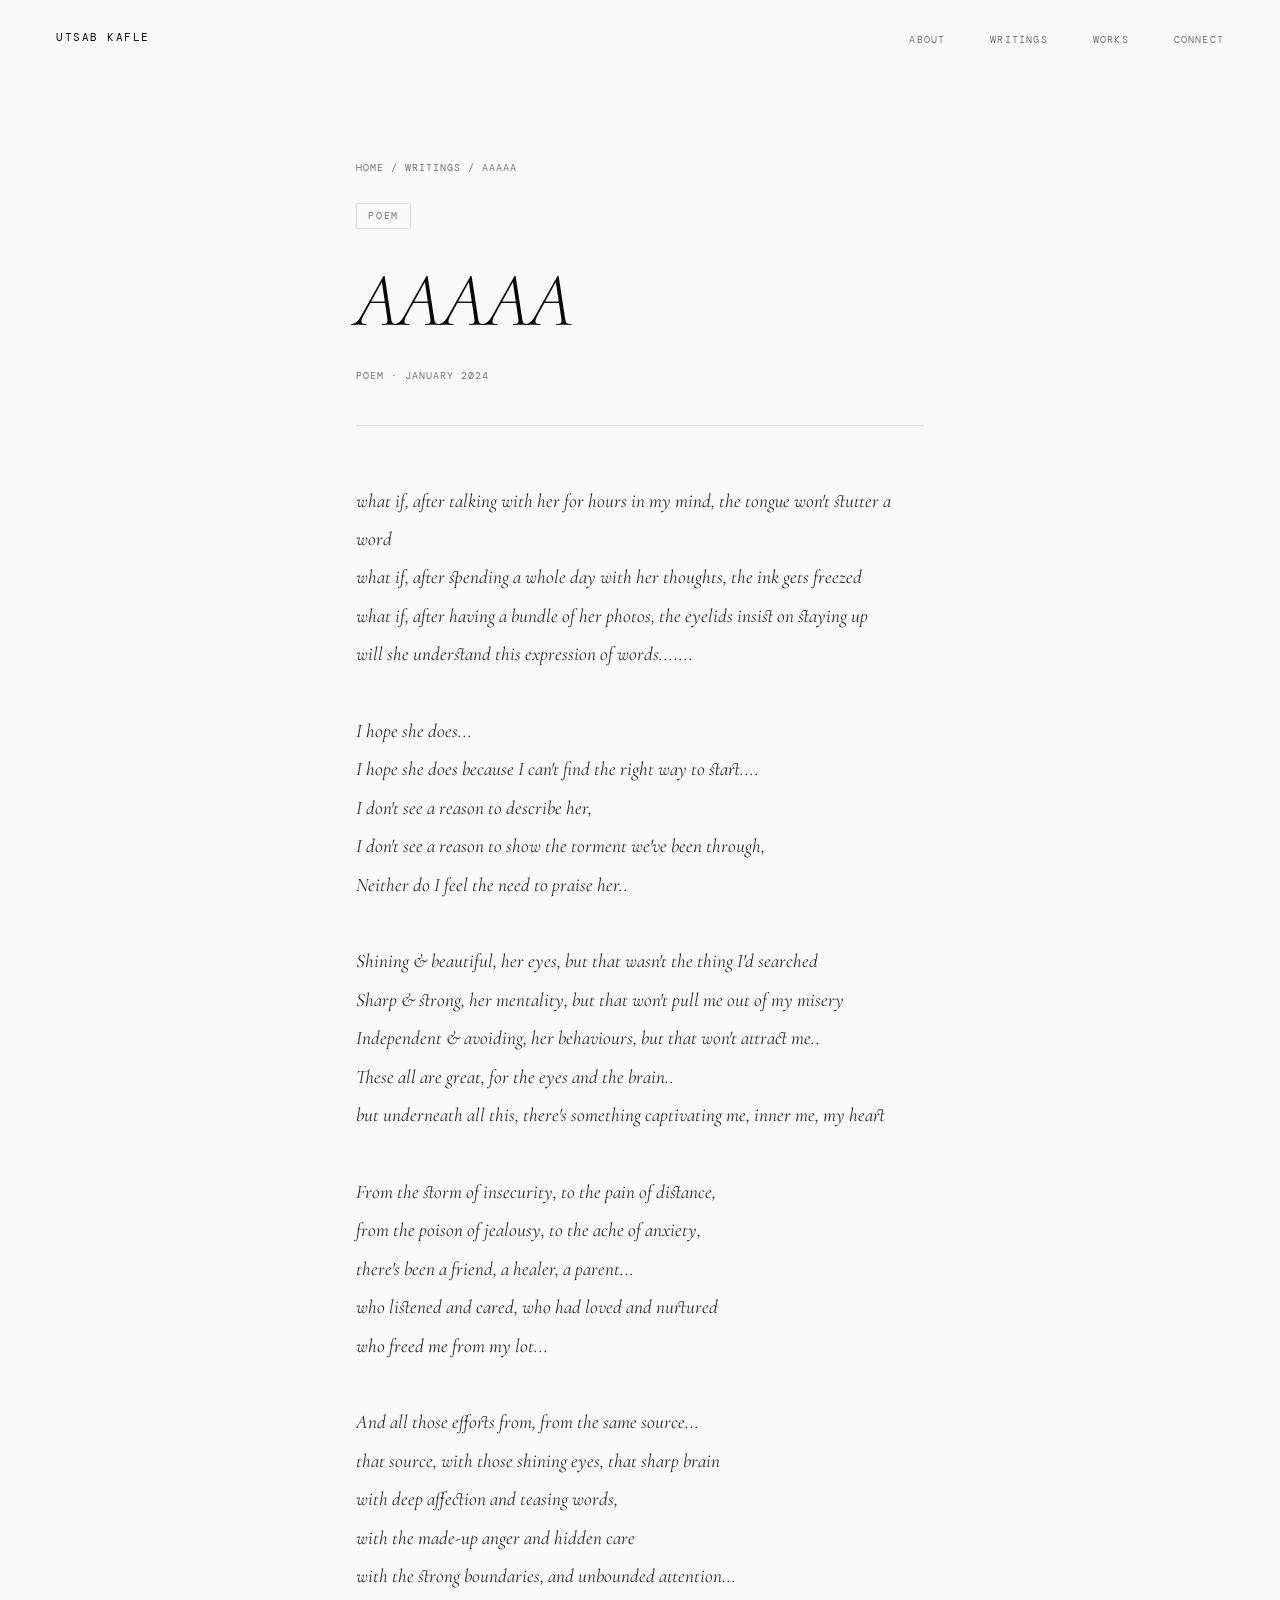
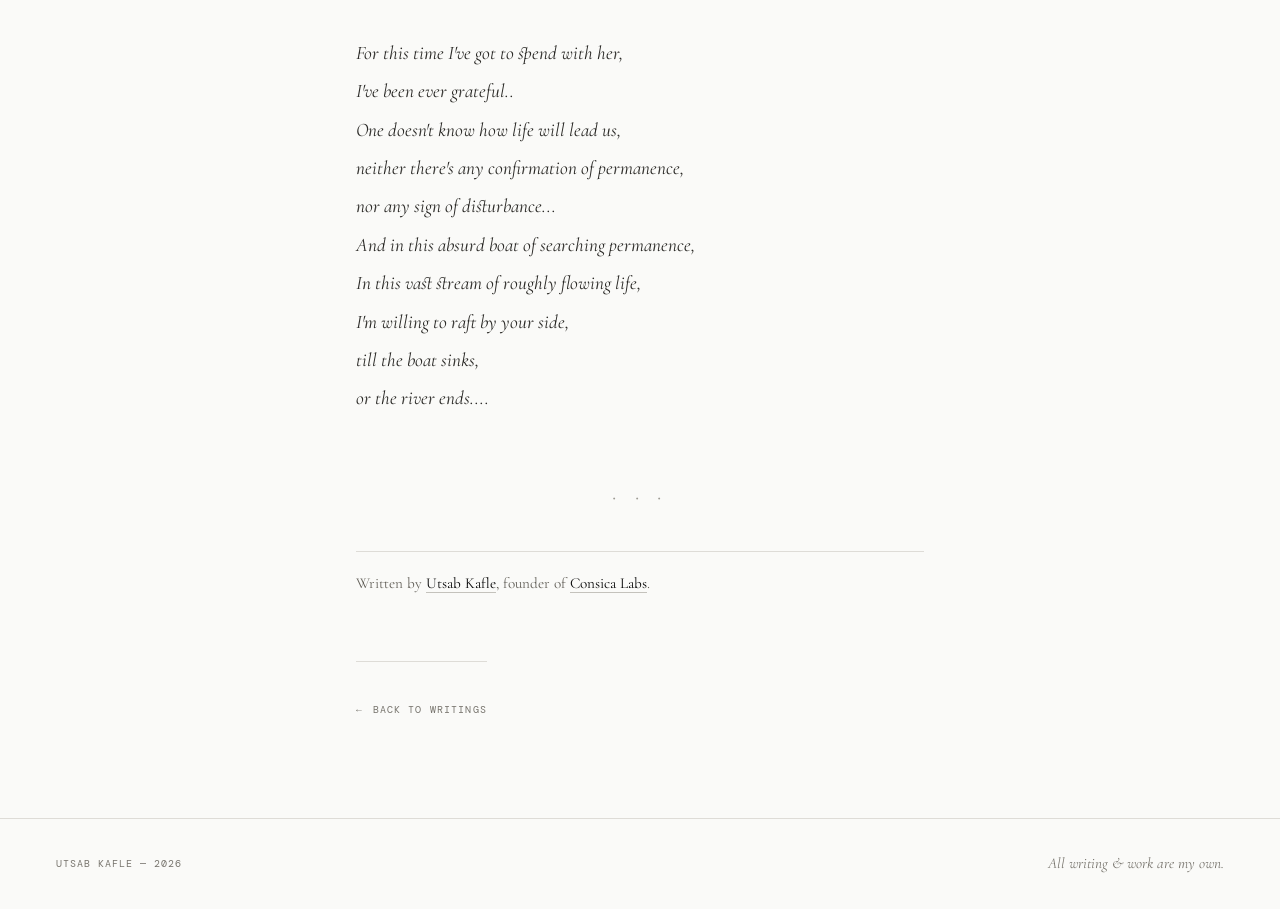
<file: writings/aaaaa.html>
<!DOCTYPE html>
<html lang="en">
<head>
<meta charset="UTF-8" />
<meta name="viewport" content="width=device-width, initial-scale=1.0" />
<title>AAAAA — Utsab Kafle</title>
<meta name="description" content="Read AAAAA, a personal poem by Utsab Kafle of Consica Labs about love, care, vulnerability, and permanence." />
<meta name="author" content="Utsab Kafle" />
<meta name="robots" content="index,follow,max-image-preview:large,max-snippet:-1,max-video-preview:-1" />
<meta name="theme-color" content="#fafaf8" />
<link rel="canonical" href="https://utsabkafle.com.np/writings/aaaaa.html" />

<!-- Favicon -->
<link rel="icon" type="image/png" href="/assets/images/image2.png" />
<link rel="apple-touch-icon" href="/assets/images/image2.png" />

<meta property="article:published_time" content="2024-01-10T00:00:00+05:45" />
<meta property="article:modified_time" content="2025-01-10T00:00:00+05:45" />
<meta property="article:section" content="Poetry" />
<meta property="article:tag" content="Love" />
<meta property="article:tag" content="Poetry" />

<meta property="og:type" content="article" />
<meta property="og:site_name" content="Utsab Kafle" />
<meta property="og:title" content="AAAAA — Poem by Utsab Kafle" />
<meta property="og:description" content="A poem by Utsab Kafle about companionship, emotional healing, and enduring affection." />
<meta property="og:url" content="https://utsabkafle.com.np/writings/aaaaa.html" />
<meta property="og:image" content="https://utsabkafle.com.np/assets/images/image2.png" />

<meta name="twitter:card" content="summary_large_image" />
<meta name="twitter:title" content="AAAAA — Poem by Utsab Kafle" />
<meta name="twitter:description" content="A poem by Utsab Kafle about companionship, emotional healing, and enduring affection." />
<meta name="twitter:image" content="https://utsabkafle.com.np/assets/images/image2.png" />
<link rel="preconnect" href="https://fonts.googleapis.com" />
<link rel="preconnect" href="https://fonts.gstatic.com" crossorigin />
<link href="https://fonts.googleapis.com/css2?family=Cormorant+Garamond:ital,wght@0,300;0,400;0,500;0,600;1,300;1,400;1,500&family=DM+Mono:ital,wght@0,300;0,400;1,300&display=swap" rel="stylesheet" />
<link rel="stylesheet" href="../assets/styles/writing.css" />
<script type="application/ld+json">
{
  "@context": "https://schema.org",
  "@graph": [
    {
      "@type": "Article",
      "headline": "AAAAA",
      "description": "A poem by Utsab Kafle about connection, gratitude, and vulnerability.",
      "datePublished": "2024-01-10T00:00:00+05:45",
      "dateModified": "2025-01-10T00:00:00+05:45",
      "author": {
        "@type": "Person",
        "name": "Utsab Kafle",
        "url": "https://utsabkafle.com.np/"
      },
      "publisher": {
        "@type": "Organization",
        "name": "Consica Labs",
        "url": "https://consicalabs.com"
      },
      "mainEntityOfPage": "https://utsabkafle.com.np/writings/aaaaa.html",
      "articleSection": "Poetry",
      "keywords": ["Utsab Kafle", "Consica Labs", "AAAAA poem", "poetry"]
    },
    {
      "@type": "BreadcrumbList",
      "itemListElement": [
        {
          "@type": "ListItem",
          "position": 1,
          "name": "Home",
          "item": "https://utsabkafle.com.np/"
        },
        {
          "@type": "ListItem",
          "position": 2,
          "name": "Writings",
          "item": "https://utsabkafle.com.np/#writings"
        },
        {
          "@type": "ListItem",
          "position": 3,
          "name": "AAAAA",
          "item": "https://utsabkafle.com.np/writings/aaaaa.html"
        }
      ]
    }
  ]
}
</script>
</head>
<body>

<!-- NAV -->
<nav id="nav">
  <a href="../" class="nav-name">Utsab Kafle</a>
  <ul class="nav-links">
    <li><a href="../#about">About</a></li>
    <li><a href="../#writings">Writings</a></li>
    <li><a href="../#works">Works</a></li>
    <li><a href="../#connect">Connect</a></li>
  </ul>
</nav>

<main>

<!-- ARTICLE -->
<article class="article-wrap">
  <p class="article-breadcrumb"><a href="../">Home</a> / <a href="../#writings">Writings</a> / AAAAA</p>
  <span class="article-tag">Poem</span>
  <h1 class="article-title"><em>AAAAA</em></h1>
  <div class="article-meta">
    Poem · <time datetime="2024-01-10">January 2024</time>
  </div>

  <div class="article-body poem">what if, after talking with her for hours in my mind, the tongue won't stutter a word
what if, after spending a whole day with her thoughts, the ink gets freezed
what if, after having a bundle of her photos, the eyelids insist on staying up
will she understand this expression of words.......

I hope she does...
I hope she does because I can't find the right way to start....
I don't see a reason to describe her,
I don't see a reason to show the torment we've been through,
Neither do I feel the need to praise her..

Shining &amp; beautiful, her eyes, but that wasn't the thing I'd searched
Sharp &amp; strong, her mentality, but that won't pull me out of my misery
Independent &amp; avoiding, her behaviours, but that won't attract me..
These all are great, for the eyes and the brain..
but underneath all this, there's something captivating me, inner me, my heart

From the storm of insecurity, to the pain of distance,
from the poison of jealousy, to the ache of anxiety,
there's been a friend, a healer, a parent...
who listened and cared, who had loved and nurtured
who freed me from my lot...

And all those efforts from, from the same source...
that source, with those shining eyes, that sharp brain
with deep affection and teasing words,
with the made-up anger and hidden care
with the strong boundaries, and unbounded attention...

For this time I've got to spend with her,
I've been ever grateful..
One doesn't know how life will lead us,
neither there's any confirmation of permanence,
nor any sign of disturbance...
And in this absurd boat of searching permanence,
In this vast stream of roughly flowing life,
I'm willing to raft by your side,
till the boat sinks,
or the river ends....</div>

  <p class="author-note">Written by <a href="../">Utsab Kafle</a>, founder of <a href="https://consicalabs.com" target="_blank" rel="noopener">Consica Labs</a>.</p>

  <a href="../#writings" class="back-link"><span>←</span> Back to writings</a>
</article>

</main>

<!-- FOOTER -->
<footer>
  <span class="footer-left">Utsab Kafle — <span class="year">2026</span></span>
  <span class="footer-right">All writing &amp; work are my own.</span>
</footer>

<script>
  const nav = document.getElementById('nav');
  window.addEventListener('scroll', () => {
    nav.classList.toggle('scrolled', window.scrollY > 40);
  }, { passive: true });
  document.querySelectorAll('.year').forEach(el => el.textContent = new Date().getFullYear());
</script>
</body>
</html>
</file>
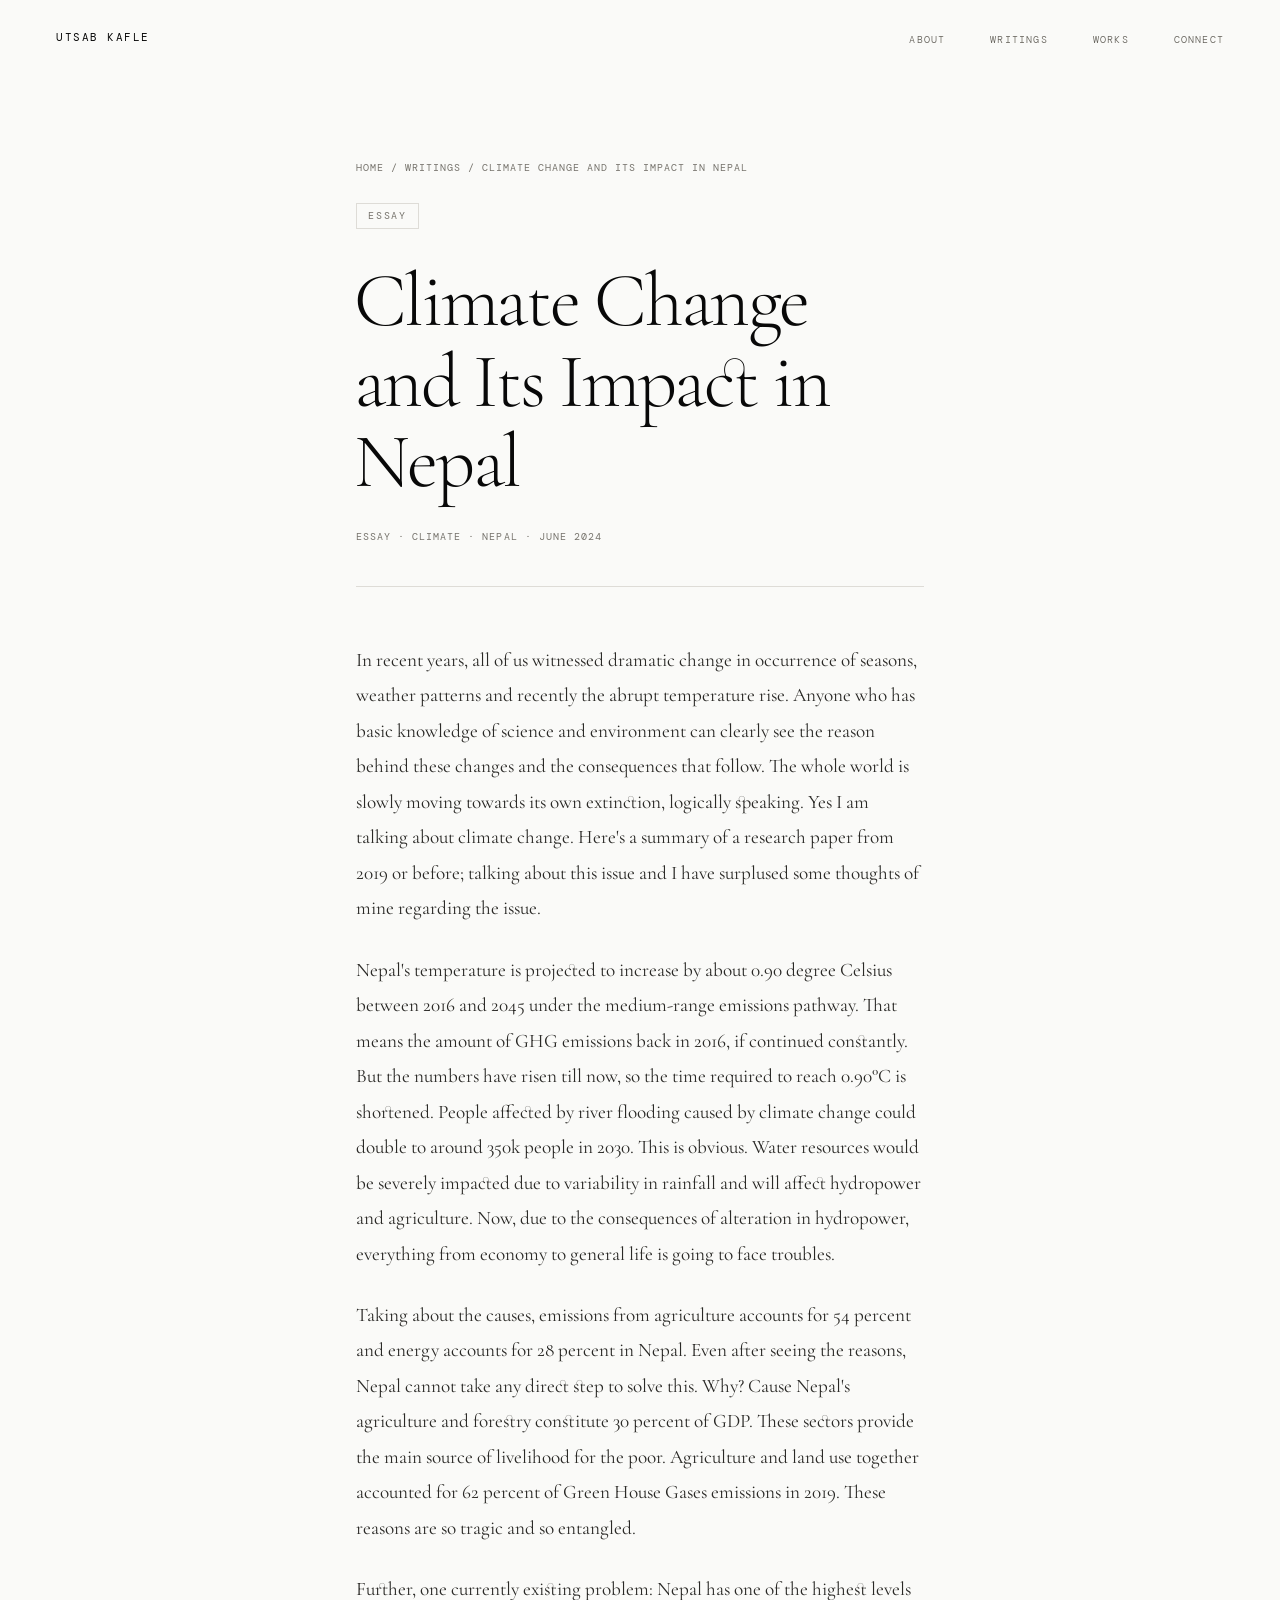
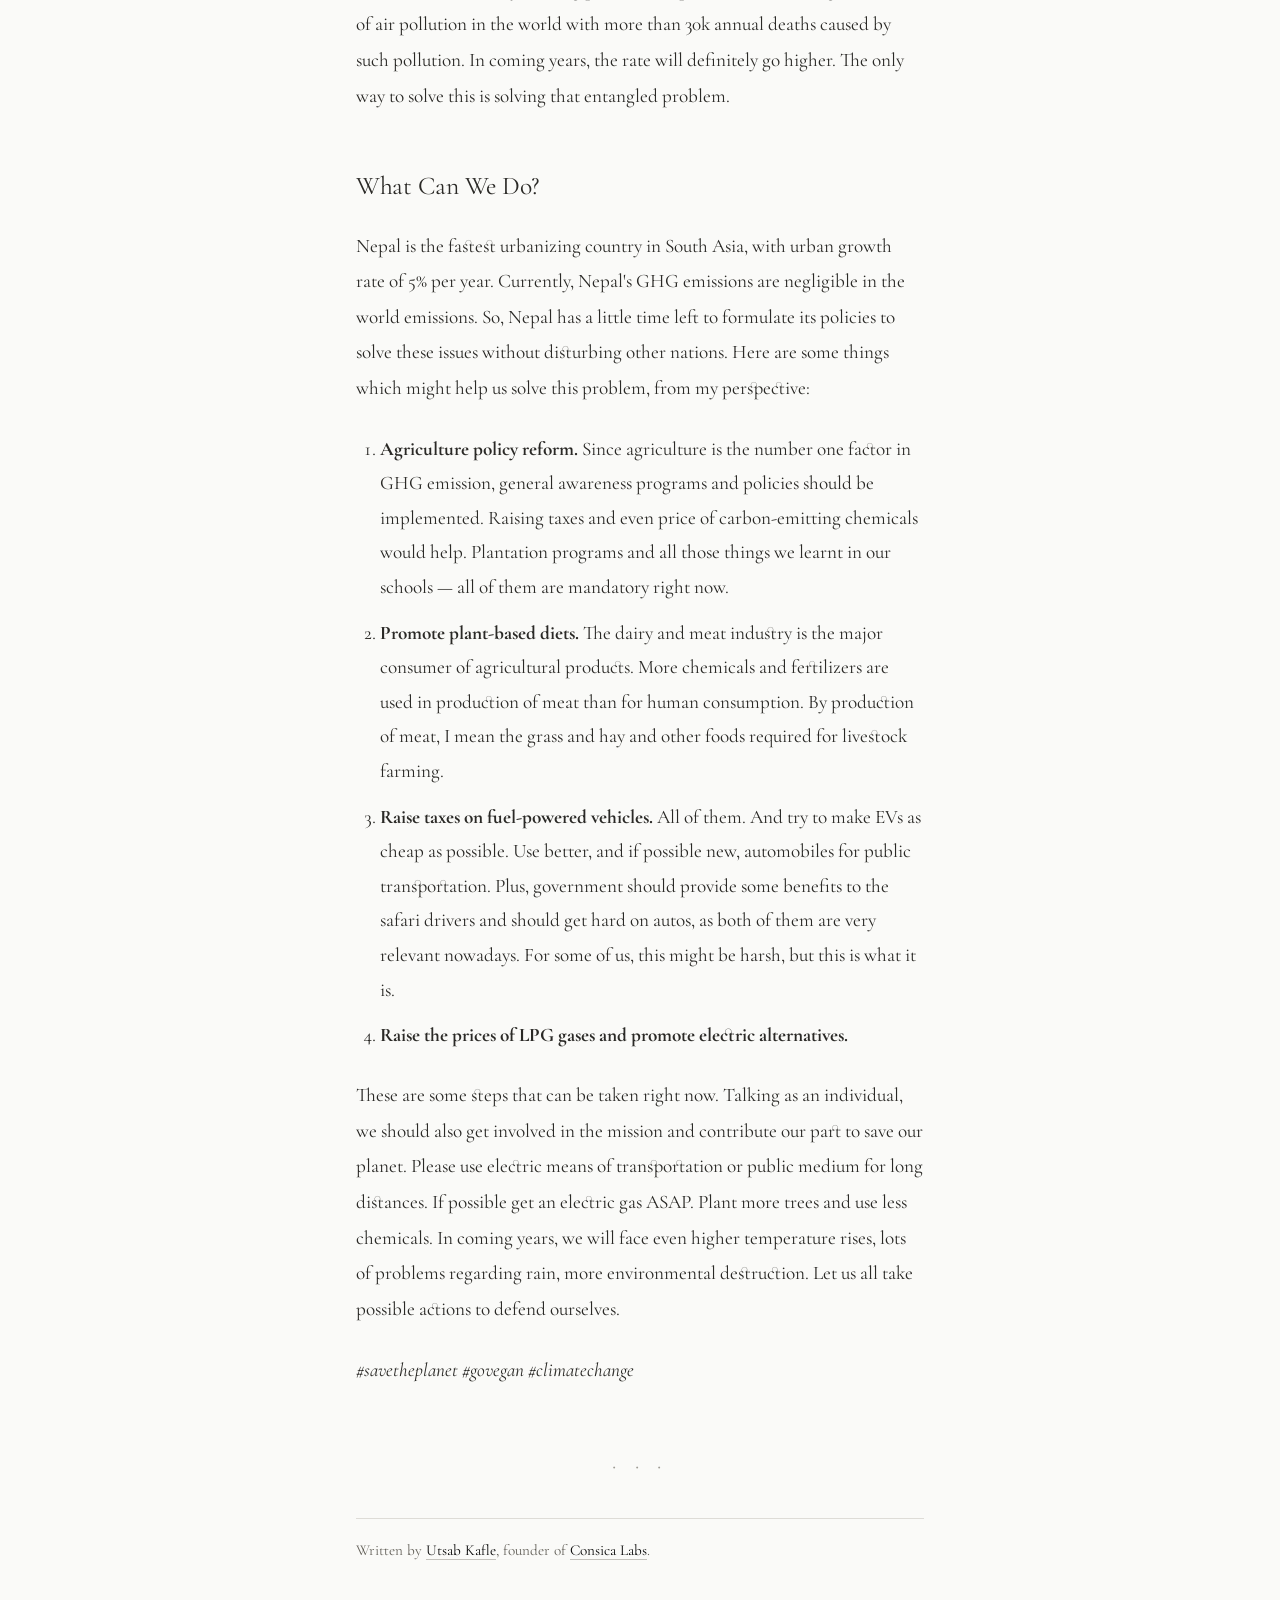
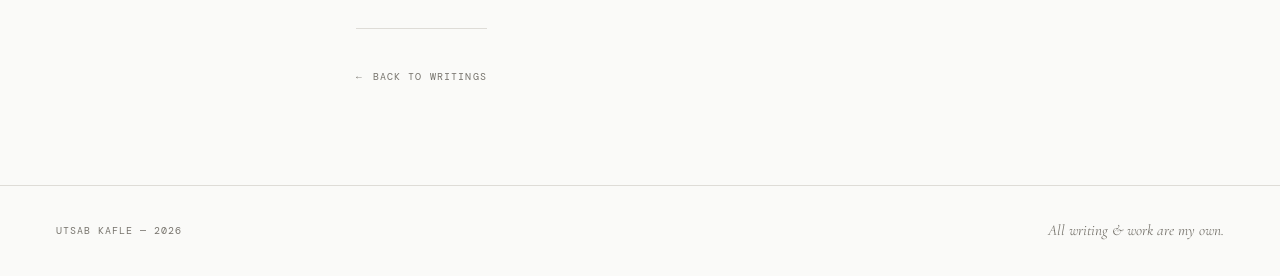
<file: writings/climate-change-and-its-impact-in-nepal.html>
<!DOCTYPE html>
<html lang="en">
<head>
<meta charset="UTF-8" />
<meta name="viewport" content="width=device-width, initial-scale=1.0" />
<title>Climate Change and Its Impact in Nepal — Utsab Kafle</title>
<meta name="description" content="Read Climate Change and Its Impact in Nepal, an essay by Utsab Kafle of Consica Labs on emissions, policy, and climate action." />
<meta name="author" content="Utsab Kafle" />
<meta name="robots" content="index,follow,max-image-preview:large,max-snippet:-1,max-video-preview:-1" />
<meta name="theme-color" content="#fafaf8" />
<link rel="canonical" href="https://utsabkafle.com.np/writings/climate-change-and-its-impact-in-nepal.html" />

<!-- Favicon -->
<link rel="icon" type="image/png" href="/assets/images/image2.png" />
<link rel="apple-touch-icon" href="/assets/images/image2.png" />

<meta property="article:published_time" content="2024-06-15T00:00:00+05:45" />
<meta property="article:modified_time" content="2025-01-10T00:00:00+05:45" />
<meta property="article:section" content="Essay" />
<meta property="article:tag" content="Climate Change" />
<meta property="article:tag" content="Nepal" />
<meta property="article:tag" content="Environment" />

<meta property="og:type" content="article" />
<meta property="og:site_name" content="Utsab Kafle" />
<meta property="og:title" content="Climate Change and Its Impact in Nepal — Utsab Kafle" />
<meta property="og:description" content="An essay by Utsab Kafle on climate change in Nepal, covering risk, emissions, and practical policy actions." />
<meta property="og:url" content="https://utsabkafle.com.np/writings/climate-change-and-its-impact-in-nepal.html" />
<meta property="og:image" content="https://utsabkafle.com.np/assets/images/image2.png" />

<meta name="twitter:card" content="summary_large_image" />
<meta name="twitter:title" content="Climate Change and Its Impact in Nepal — Utsab Kafle" />
<meta name="twitter:description" content="An essay by Utsab Kafle on climate change in Nepal, covering risk, emissions, and practical policy actions." />
<meta name="twitter:image" content="https://utsabkafle.com.np/assets/images/image2.png" />
<link rel="preconnect" href="https://fonts.googleapis.com" />
<link rel="preconnect" href="https://fonts.gstatic.com" crossorigin />
<link href="https://fonts.googleapis.com/css2?family=Cormorant+Garamond:ital,wght@0,300;0,400;0,500;0,600;1,300;1,400;1,500&family=DM+Mono:ital,wght@0,300;0,400;1,300&display=swap" rel="stylesheet" />
<link rel="stylesheet" href="../assets/styles/writing.css" />
<script type="application/ld+json">
{
  "@context": "https://schema.org",
  "@graph": [
    {
      "@type": "Article",
      "headline": "Climate Change and Its Impact in Nepal",
      "description": "An essay by Utsab Kafle discussing climate change risks and policy actions in Nepal.",
      "datePublished": "2024-06-15T00:00:00+05:45",
      "dateModified": "2025-01-10T00:00:00+05:45",
      "author": {
        "@type": "Person",
        "name": "Utsab Kafle",
        "url": "https://utsabkafle.com.np/"
      },
      "publisher": {
        "@type": "Organization",
        "name": "Consica Labs",
        "url": "https://consicalabs.com"
      },
      "mainEntityOfPage": "https://utsabkafle.com.np/writings/climate-change-and-its-impact-in-nepal.html",
      "articleSection": "Essay",
      "keywords": ["Utsab Kafle", "Consica Labs", "Climate change Nepal", "Nepal environment"]
    },
    {
      "@type": "BreadcrumbList",
      "itemListElement": [
        {
          "@type": "ListItem",
          "position": 1,
          "name": "Home",
          "item": "https://utsabkafle.com.np/"
        },
        {
          "@type": "ListItem",
          "position": 2,
          "name": "Writings",
          "item": "https://utsabkafle.com.np/#writings"
        },
        {
          "@type": "ListItem",
          "position": 3,
          "name": "Climate Change and Its Impact in Nepal",
          "item": "https://utsabkafle.com.np/writings/climate-change-and-its-impact-in-nepal.html"
        }
      ]
    }
  ]
}
</script>
</head>
<body>

<!-- NAV -->
<nav id="nav">
  <a href="../" class="nav-name">Utsab Kafle</a>
  <ul class="nav-links">
    <li><a href="../#about">About</a></li>
    <li><a href="../#writings">Writings</a></li>
    <li><a href="../#works">Works</a></li>
    <li><a href="../#connect">Connect</a></li>
  </ul>
</nav>

<main>

<!-- ARTICLE -->
<article class="article-wrap">
  <p class="article-breadcrumb"><a href="../">Home</a> / <a href="../#writings">Writings</a> / Climate Change and Its Impact in Nepal</p>
  <span class="article-tag">Essay</span>
  <h1 class="article-title">Climate Change and Its Impact in Nepal</h1>
  <div class="article-meta">
    Essay · Climate · Nepal · <time datetime="2024-06-15">June 2024</time>
  </div>

  <div class="article-body">
    <p>In recent years, all of us witnessed dramatic change in occurrence of seasons, weather patterns and recently the abrupt temperature rise. Anyone who has basic knowledge of science and environment can clearly see the reason behind these changes and the consequences that follow. The whole world is slowly moving towards its own extinction, logically speaking. Yes I am talking about climate change. Here's a summary of a research paper from 2019 or before; talking about this issue and I have surplused some thoughts of mine regarding the issue.</p>

    <p>Nepal's temperature is projected to increase by about 0.90 degree Celsius between 2016 and 2045 under the medium-range emissions pathway. That means the amount of GHG emissions back in 2016, if continued constantly. But the numbers have risen till now, so the time required to reach 0.90°C is shortened. People affected by river flooding caused by climate change could double to around 350k people in 2030. This is obvious. Water resources would be severely impacted due to variability in rainfall and will affect hydropower and agriculture. Now, due to the consequences of alteration in hydropower, everything from economy to general life is going to face troubles.</p>

    <p>Taking about the causes, emissions from agriculture accounts for 54 percent and energy accounts for 28 percent in Nepal. Even after seeing the reasons, Nepal cannot take any direct step to solve this. Why? Cause Nepal's agriculture and forestry constitute 30 percent of GDP. These sectors provide the main source of livelihood for the poor. Agriculture and land use together accounted for 62 percent of Green House Gases emissions in 2019. These reasons are so tragic and so entangled.</p>

    <p>Further, one currently existing problem: Nepal has one of the highest levels of air pollution in the world with more than 30k annual deaths caused by such pollution. In coming years, the rate will definitely go higher. The only way to solve this is solving that entangled problem.</p>

    <h2>What Can We Do?</h2>

    <p>Nepal is the fastest urbanizing country in South Asia, with urban growth rate of 5% per year. Currently, Nepal's GHG emissions are negligible in the world emissions. So, Nepal has a little time left to formulate its policies to solve these issues without disturbing other nations. Here are some things which might help us solve this problem, from my perspective:</p>

    <ol>
      <li><strong>Agriculture policy reform.</strong> Since agriculture is the number one factor in GHG emission, general awareness programs and policies should be implemented. Raising taxes and even price of carbon-emitting chemicals would help. Plantation programs and all those things we learnt in our schools — all of them are mandatory right now.</li>
      <li><strong>Promote plant-based diets.</strong> The dairy and meat industry is the major consumer of agricultural products. More chemicals and fertilizers are used in production of meat than for human consumption. By production of meat, I mean the grass and hay and other foods required for livestock farming.</li>
      <li><strong>Raise taxes on fuel-powered vehicles.</strong> All of them. And try to make EVs as cheap as possible. Use better, and if possible new, automobiles for public transportation. Plus, government should provide some benefits to the safari drivers and should get hard on autos, as both of them are very relevant nowadays. For some of us, this might be harsh, but this is what it is.</li>
      <li><strong>Raise the prices of LPG gases and promote electric alternatives.</strong></li>
    </ol>

    <p>These are some steps that can be taken right now. Talking as an individual, we should also get involved in the mission and contribute our part to save our planet. Please use electric means of transportation or public medium for long distances. If possible get an electric gas ASAP. Plant more trees and use less chemicals. In coming years, we will face even higher temperature rises, lots of problems regarding rain, more environmental destruction. Let us all take possible actions to defend ourselves.</p>

    <p><em>#savetheplanet #govegan #climatechange</em></p>
  </div>

  <p class="author-note">Written by <a href="../">Utsab Kafle</a>, founder of <a href="https://consicalabs.com" target="_blank" rel="noopener">Consica Labs</a>.</p>

  <a href="../#writings" class="back-link"><span>←</span> Back to writings</a>
</article>

</main>

<!-- FOOTER -->
<footer>
  <span class="footer-left">Utsab Kafle — <span class="year">2026</span></span>
  <span class="footer-right">All writing &amp; work are my own.</span>
</footer>

<script>
  const nav = document.getElementById('nav');
  window.addEventListener('scroll', () => {
    nav.classList.toggle('scrolled', window.scrollY > 40);
  }, { passive: true });
  document.querySelectorAll('.year').forEach(el => el.textContent = new Date().getFullYear());
</script>
</body>
</html>
</file>
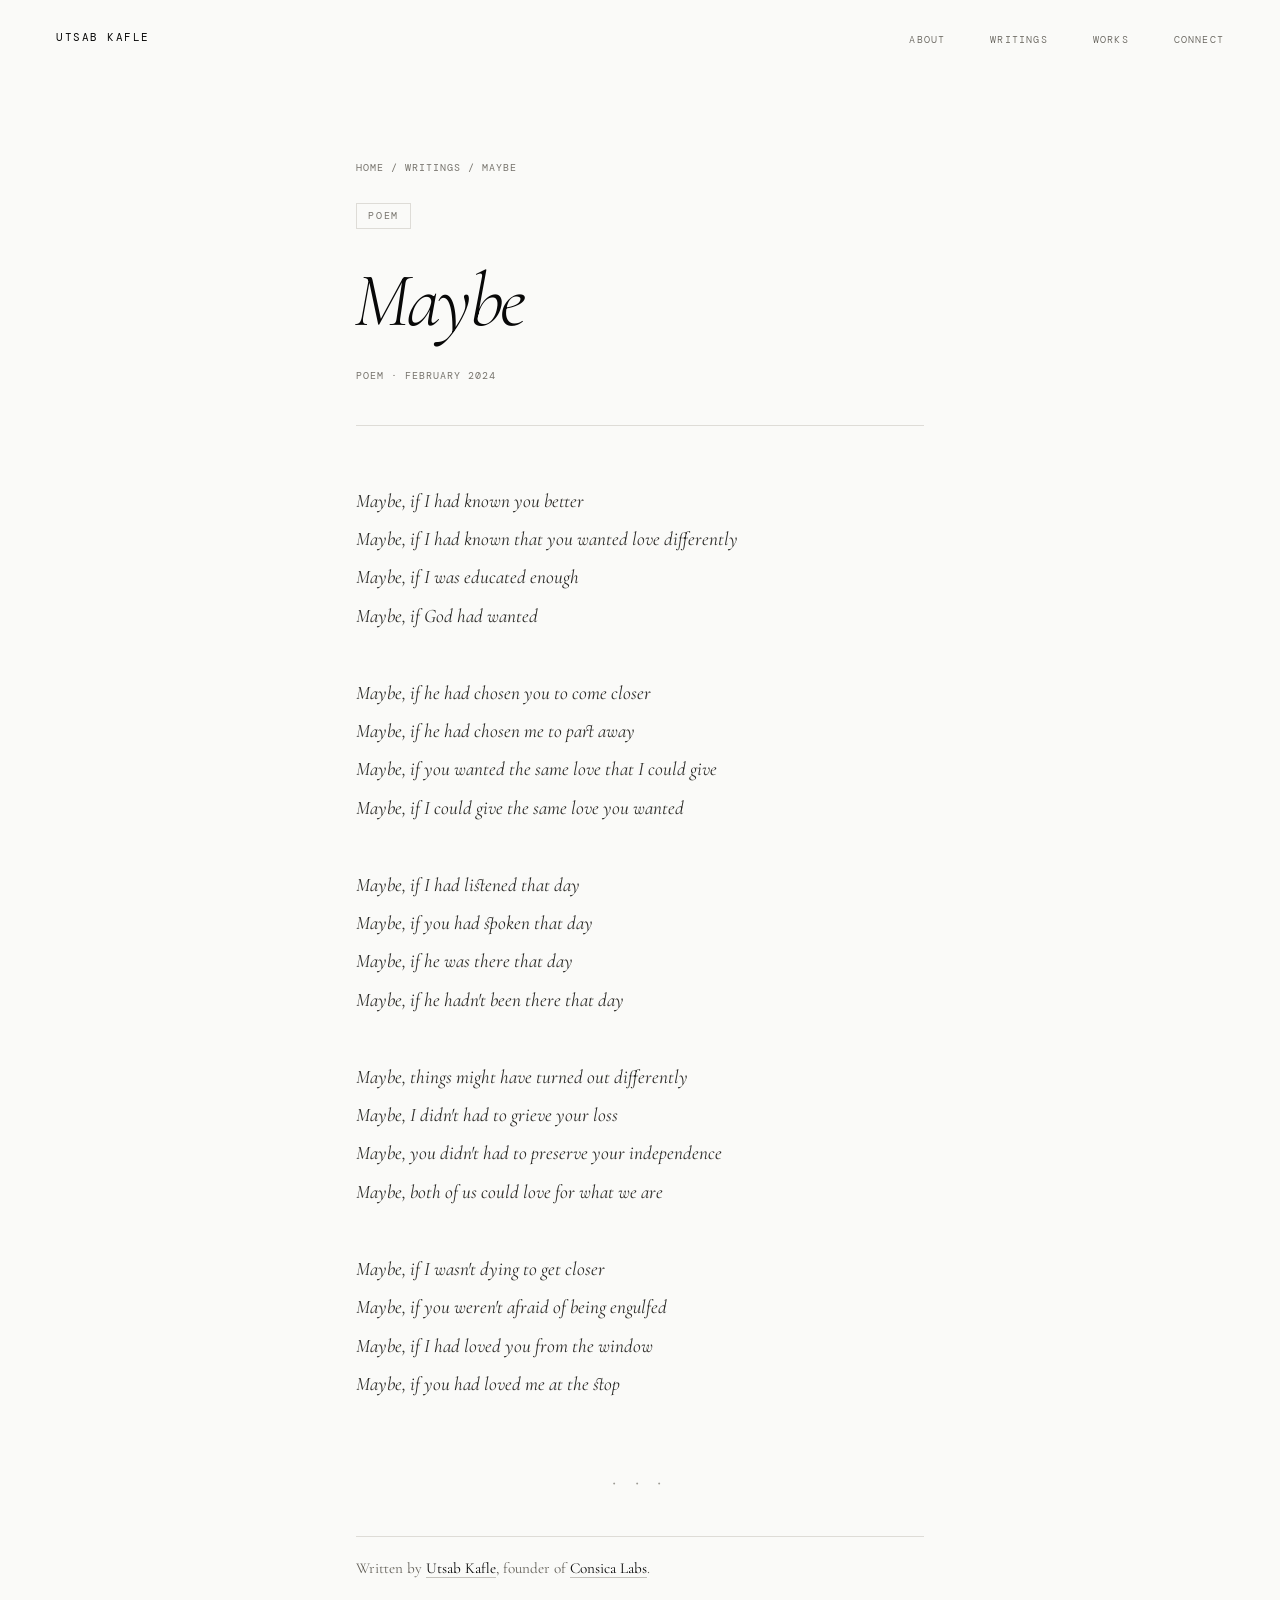
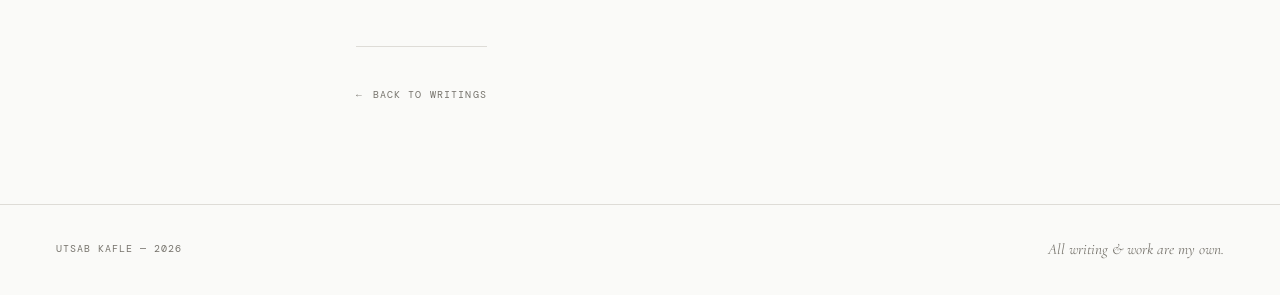
<file: writings/maybe.html>
<!DOCTYPE html>
<html lang="en">
<head>
<meta charset="UTF-8" />
<meta name="viewport" content="width=device-width, initial-scale=1.0" />
<title>Maybe — Utsab Kafle</title>
<meta name="description" content="Read Maybe, a reflective poem by Utsab Kafle of Consica Labs, exploring love, loss, and emotional distance." />
<meta name="author" content="Utsab Kafle" />
<meta name="robots" content="index,follow,max-image-preview:large,max-snippet:-1,max-video-preview:-1" />
<meta name="theme-color" content="#fafaf8" />
<link rel="canonical" href="https://utsabkafle.com.np/writings/maybe.html" />

<!-- Favicon -->
<link rel="icon" type="image/png" href="/assets/images/image2.png" />
<link rel="apple-touch-icon" href="/assets/images/image2.png" />

<meta property="article:published_time" content="2024-02-14T00:00:00+05:45" />
<meta property="article:modified_time" content="2025-01-10T00:00:00+05:45" />
<meta property="article:section" content="Poetry" />
<meta property="article:tag" content="Love" />
<meta property="article:tag" content="Poetry" />

<meta property="og:type" content="article" />
<meta property="og:site_name" content="Utsab Kafle" />
<meta property="og:title" content="Maybe — Poem by Utsab Kafle" />
<meta property="og:description" content="A poem by Utsab Kafle on longing, grief, and what-could-have-been moments in love." />
<meta property="og:url" content="https://utsabkafle.com.np/writings/maybe.html" />
<meta property="og:image" content="https://utsabkafle.com.np/assets/images/image2.png" />

<meta name="twitter:card" content="summary_large_image" />
<meta name="twitter:title" content="Maybe — Poem by Utsab Kafle" />
<meta name="twitter:description" content="A poem by Utsab Kafle on longing, grief, and what-could-have-been moments in love." />
<meta name="twitter:image" content="https://utsabkafle.com.np/assets/images/image2.png" />
<link rel="preconnect" href="https://fonts.googleapis.com" />
<link rel="preconnect" href="https://fonts.gstatic.com" crossorigin />
<link href="https://fonts.googleapis.com/css2?family=Cormorant+Garamond:ital,wght@0,300;0,400;0,500;0,600;1,300;1,400;1,500&family=DM+Mono:ital,wght@0,300;0,400;1,300&display=swap" rel="stylesheet" />
<link rel="stylesheet" href="../assets/styles/writing.css" />
<script type="application/ld+json">
{
  "@context": "https://schema.org",
  "@graph": [
    {
      "@type": "Article",
      "headline": "Maybe",
      "description": "A reflective poem by Utsab Kafle about love, grief, and possibility.",
      "datePublished": "2024-02-14T00:00:00+05:45",
      "dateModified": "2025-01-10T00:00:00+05:45",
      "author": {
        "@type": "Person",
        "name": "Utsab Kafle",
        "url": "https://utsabkafle.com.np/"
      },
      "publisher": {
        "@type": "Organization",
        "name": "Consica Labs",
        "url": "https://consicalabs.com"
      },
      "mainEntityOfPage": "https://utsabkafle.com.np/writings/maybe.html",
      "articleSection": "Poetry",
      "keywords": ["Utsab Kafle", "Consica Labs", "Maybe poem", "Nepali writer"]
    },
    {
      "@type": "BreadcrumbList",
      "itemListElement": [
        {
          "@type": "ListItem",
          "position": 1,
          "name": "Home",
          "item": "https://utsabkafle.com.np/"
        },
        {
          "@type": "ListItem",
          "position": 2,
          "name": "Writings",
          "item": "https://utsabkafle.com.np/#writings"
        },
        {
          "@type": "ListItem",
          "position": 3,
          "name": "Maybe",
          "item": "https://utsabkafle.com.np/writings/maybe.html"
        }
      ]
    }
  ]
}
</script>
</head>
<body>

<!-- NAV -->
<nav id="nav">
  <a href="../" class="nav-name">Utsab Kafle</a>
  <ul class="nav-links">
    <li><a href="../#about">About</a></li>
    <li><a href="../#writings">Writings</a></li>
    <li><a href="../#works">Works</a></li>
    <li><a href="../#connect">Connect</a></li>
  </ul>
</nav>

<main>

<!-- ARTICLE -->
<article class="article-wrap">
  <p class="article-breadcrumb"><a href="../">Home</a> / <a href="../#writings">Writings</a> / Maybe</p>
  <span class="article-tag">Poem</span>
  <h1 class="article-title"><em>Maybe</em></h1>
  <div class="article-meta">
    Poem · <time datetime="2024-02-14">February 2024</time>
  </div>

  <div class="article-body poem">Maybe, if I had known you better
Maybe, if I had known that you wanted love differently
Maybe, if I was educated enough
Maybe, if God had wanted

Maybe, if he had chosen you to come closer
Maybe, if he had chosen me to part away
Maybe, if you wanted the same love that I could give
Maybe, if I could give the same love you wanted

Maybe, if I had listened that day
Maybe, if you had spoken that day
Maybe, if he was there that day
Maybe, if he hadn't been there that day

Maybe, things might have turned out differently
Maybe, I didn't had to grieve your loss
Maybe, you didn't had to preserve your independence
Maybe, both of us could love for what we are

Maybe, if I wasn't dying to get closer
Maybe, if you weren't afraid of being engulfed
Maybe, if I had loved you from the window
Maybe, if you had loved me at the stop</div>

  <p class="author-note">Written by <a href="../">Utsab Kafle</a>, founder of <a href="https://consicalabs.com" target="_blank" rel="noopener">Consica Labs</a>.</p>

  <a href="../#writings" class="back-link"><span>←</span> Back to writings</a>
</article>

</main>

<!-- FOOTER -->
<footer>
  <span class="footer-left">Utsab Kafle — <span class="year">2026</span></span>
  <span class="footer-right">All writing &amp; work are my own.</span>
</footer>

<script>
  const nav = document.getElementById('nav');
  window.addEventListener('scroll', () => {
    nav.classList.toggle('scrolled', window.scrollY > 40);
  }, { passive: true });
  document.querySelectorAll('.year').forEach(el => el.textContent = new Date().getFullYear());
</script>
</body>
</html>
</file>
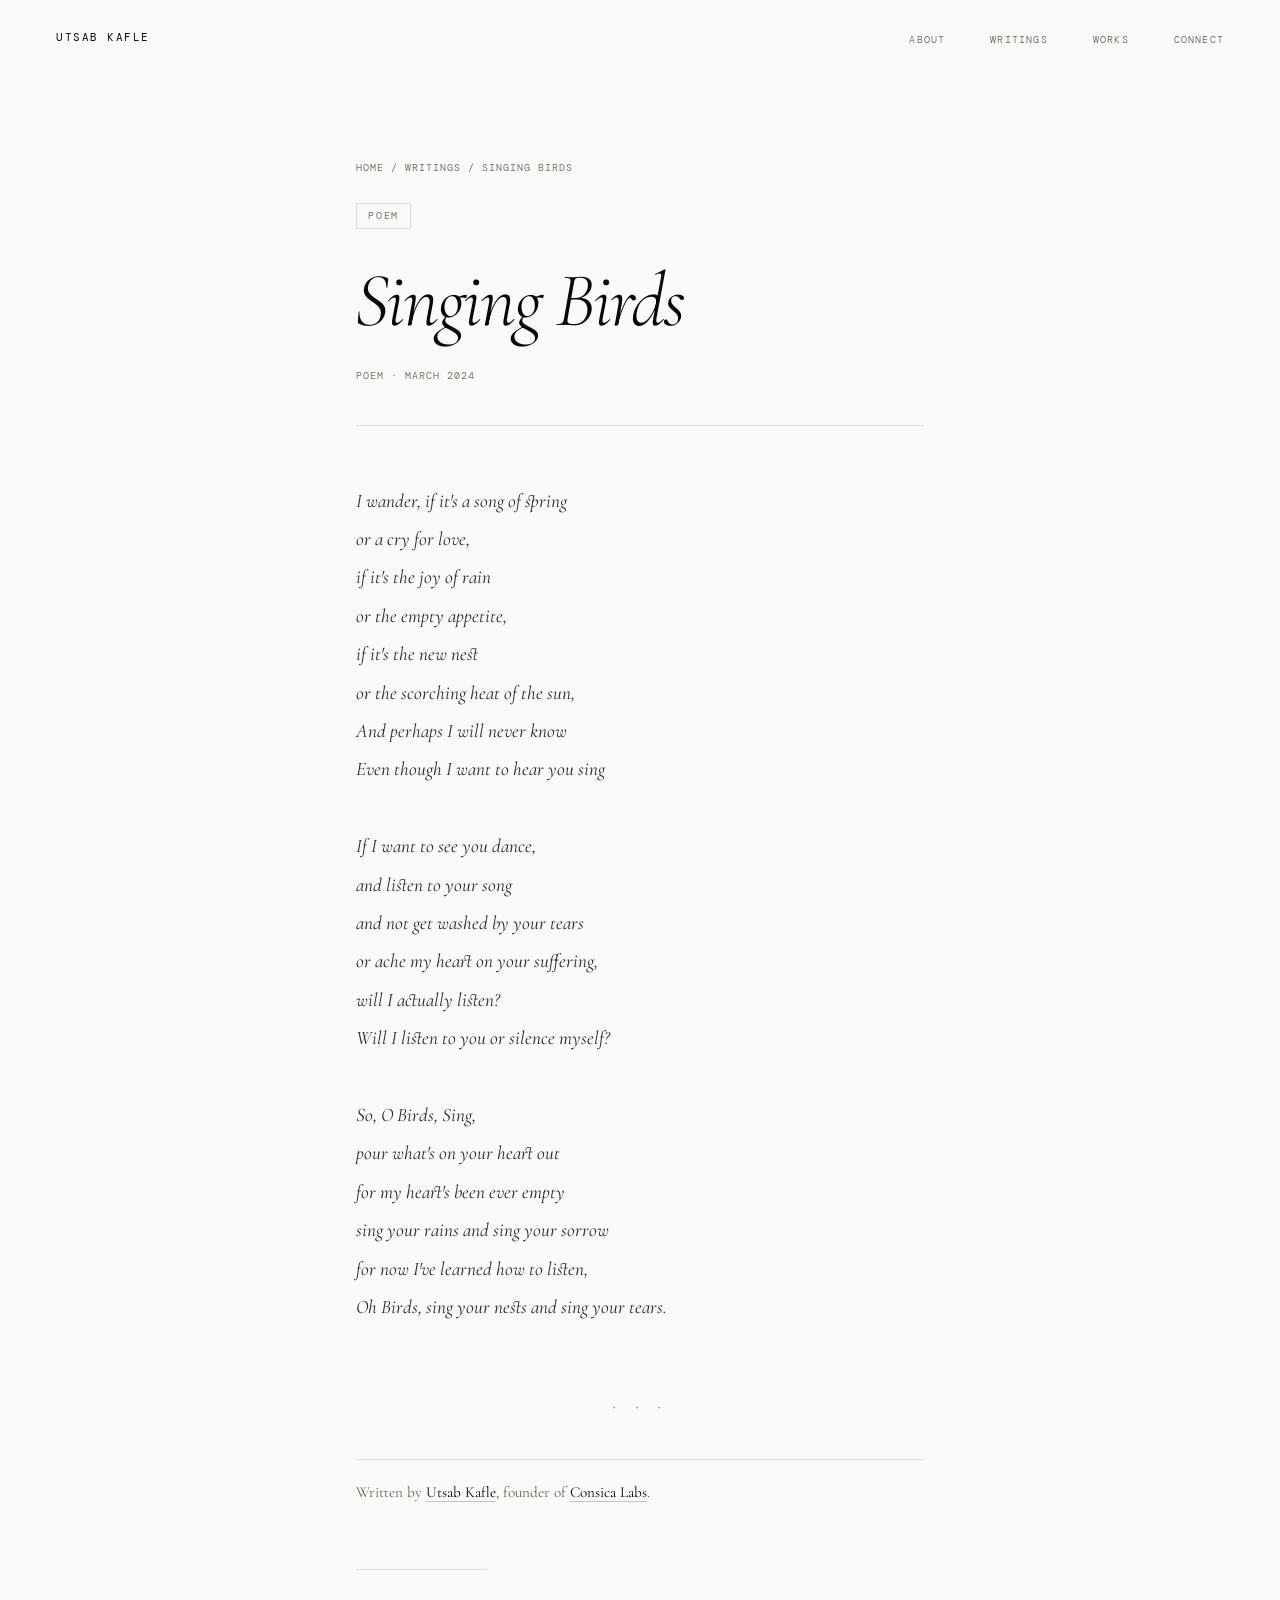
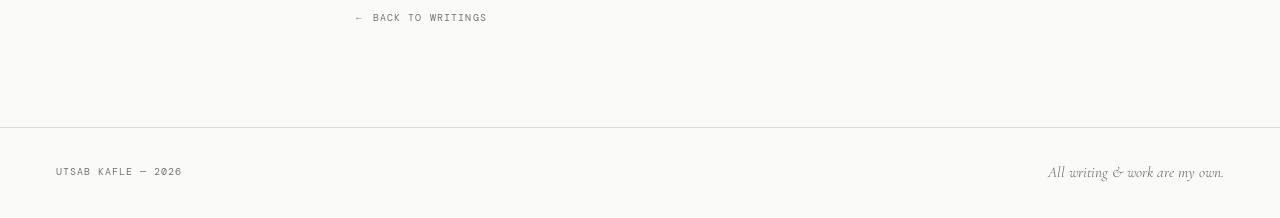
<file: writings/singing-birds.html>
<!DOCTYPE html>
<html lang="en">
<head>
<meta charset="UTF-8" />
<meta name="viewport" content="width=device-width, initial-scale=1.0" />
<title>Singing Birds — Utsab Kafle</title>
<meta name="description" content="Read Singing Birds, a poem by Utsab Kafle of Consica Labs, reflecting on nature, sorrow, and the art of listening." />
<meta name="author" content="Utsab Kafle" />
<meta name="robots" content="index,follow,max-image-preview:large,max-snippet:-1,max-video-preview:-1" />
<meta name="theme-color" content="#fafaf8" />
<link rel="canonical" href="https://utsabkafle.com.np/writings/singing-birds.html" />

<!-- Favicon -->
<link rel="icon" type="image/png" href="/assets/images/image2.png" />
<link rel="apple-touch-icon" href="/assets/images/image2.png" />

<meta property="article:published_time" content="2024-03-20T00:00:00+05:45" />
<meta property="article:modified_time" content="2025-01-10T00:00:00+05:45" />
<meta property="article:section" content="Poetry" />
<meta property="article:tag" content="Nature" />
<meta property="article:tag" content="Poetry" />

<meta property="og:type" content="article" />
<meta property="og:site_name" content="Utsab Kafle" />
<meta property="og:title" content="Singing Birds — Poem by Utsab Kafle" />
<meta property="og:description" content="A poem by Utsab Kafle about birds, silence, grief, and empathetic listening." />
<meta property="og:url" content="https://utsabkafle.com.np/writings/singing-birds.html" />
<meta property="og:image" content="https://utsabkafle.com.np/assets/images/image2.png" />

<meta name="twitter:card" content="summary_large_image" />
<meta name="twitter:title" content="Singing Birds — Poem by Utsab Kafle" />
<meta name="twitter:description" content="A poem by Utsab Kafle about birds, silence, grief, and empathetic listening." />
<meta name="twitter:image" content="https://utsabkafle.com.np/assets/images/image2.png" />
<link rel="preconnect" href="https://fonts.googleapis.com" />
<link rel="preconnect" href="https://fonts.gstatic.com" crossorigin />
<link href="https://fonts.googleapis.com/css2?family=Cormorant+Garamond:ital,wght@0,300;0,400;0,500;0,600;1,300;1,400;1,500&family=DM+Mono:ital,wght@0,300;0,400;1,300&display=swap" rel="stylesheet" />
<link rel="stylesheet" href="../assets/styles/writing.css" />
<script type="application/ld+json">
{
  "@context": "https://schema.org",
  "@graph": [
    {
      "@type": "Article",
      "headline": "Singing Birds",
      "description": "A poem by Utsab Kafle on listening to nature, sorrow, and feeling.",
      "datePublished": "2024-03-20T00:00:00+05:45",
      "dateModified": "2025-01-10T00:00:00+05:45",
      "author": {
        "@type": "Person",
        "name": "Utsab Kafle",
        "url": "https://utsabkafle.com.np/"
      },
      "publisher": {
        "@type": "Organization",
        "name": "Consica Labs",
        "url": "https://consicalabs.com"
      },
      "mainEntityOfPage": "https://utsabkafle.com.np/writings/singing-birds.html",
      "articleSection": "Poetry",
      "keywords": ["Utsab Kafle", "Consica Labs", "Singing Birds poem", "nature poetry"]
    },
    {
      "@type": "BreadcrumbList",
      "itemListElement": [
        {
          "@type": "ListItem",
          "position": 1,
          "name": "Home",
          "item": "https://utsabkafle.com.np/"
        },
        {
          "@type": "ListItem",
          "position": 2,
          "name": "Writings",
          "item": "https://utsabkafle.com.np/#writings"
        },
        {
          "@type": "ListItem",
          "position": 3,
          "name": "Singing Birds",
          "item": "https://utsabkafle.com.np/writings/singing-birds.html"
        }
      ]
    }
  ]
}
</script>
</head>
<body>

<!-- NAV -->
<nav id="nav">
  <a href="../" class="nav-name">Utsab Kafle</a>
  <ul class="nav-links">
    <li><a href="../#about">About</a></li>
    <li><a href="../#writings">Writings</a></li>
    <li><a href="../#works">Works</a></li>
    <li><a href="../#connect">Connect</a></li>
  </ul>
</nav>

<main>

<!-- ARTICLE -->
<article class="article-wrap">
  <p class="article-breadcrumb"><a href="../">Home</a> / <a href="../#writings">Writings</a> / Singing Birds</p>
  <span class="article-tag">Poem</span>
  <h1 class="article-title"><em>Singing Birds</em></h1>
  <div class="article-meta">
    Poem · <time datetime="2024-03-20">March 2024</time>
  </div>

  <div class="article-body poem">I wander, if it's a song of spring
or a cry for love,
if it's the joy of rain
or the empty appetite,
if it's the new nest
or the scorching heat of the sun,
And perhaps I will never know
Even though I want to hear you sing

If I want to see you dance,
and listen to your song
and not get washed by your tears
or ache my heart on your suffering,
will I actually listen?
Will I listen to you or silence myself?

So, O Birds, Sing,
pour what's on your heart out
for my heart's been ever empty
sing your rains and sing your sorrow
for now I've learned how to listen,
Oh Birds, sing your nests and sing your tears.</div>

  <p class="author-note">Written by <a href="../">Utsab Kafle</a>, founder of <a href="https://consicalabs.com" target="_blank" rel="noopener">Consica Labs</a>.</p>

  <a href="../#writings" class="back-link"><span>←</span> Back to writings</a>
</article>

</main>

<!-- FOOTER -->
<footer>
  <span class="footer-left">Utsab Kafle — <span class="year">2026</span></span>
  <span class="footer-right">All writing &amp; work are my own.</span>
</footer>

<script>
  const nav = document.getElementById('nav');
  window.addEventListener('scroll', () => {
    nav.classList.toggle('scrolled', window.scrollY > 40);
  }, { passive: true });
  document.querySelectorAll('.year').forEach(el => el.textContent = new Date().getFullYear());
</script>
</body>
</html>
</file>
<file: assets/styles/writing.css>
/* Shared base styles for writing pages */
*, *::before, *::after { box-sizing: border-box; margin: 0; padding: 0; }

:root {
  --ink:   #080808;
  --white: #fafaf8;
  --g100:  #f0efec;
  --g200:  #dedcd7;
  --g300:  #c4c2bc;
  --g400:  #9d9b94;
  --g500:  #77746d;
  --g600:  #636059;
  --g800:  #2a2926;
  --nav-bg: rgba(250,250,248,0.88);
  --serif: 'Cormorant Garamond', Georgia, serif;
  --mono:  'DM Mono', 'Courier New', monospace;
  color-scheme: light;
}

html { scroll-behavior: smooth; }

body {
  background: var(--white);
  color: var(--ink);
  font-family: var(--serif);
  font-size: 18px;
  line-height: 1.7;
  overflow-x: hidden;
  font-feature-settings: "liga", "dlig", "onum", "kern";
  -webkit-font-smoothing: antialiased;
  text-rendering: optimizeLegibility;
}

a:focus-visible { outline: 1px solid var(--ink); outline-offset: 4px; }

@keyframes fadeUp { from{opacity:0;transform:translateY(16px)} to{opacity:1;transform:none} }

::selection { background: var(--ink); color: var(--white); }

/* Screen reader only utility */
.sr-only {
  position: absolute; width: 1px; height: 1px;
  padding: 0; margin: -1px; overflow: hidden;
  clip: rect(0,0,0,0); white-space: nowrap; border: 0;
}

/* NAV */
nav {
  position: fixed; top: 0; left: 0; right: 0; z-index: 200;
  display: flex; align-items: center; justify-content: space-between;
  padding: 1.4rem 3.5rem;
  transition: background 0.4s, backdrop-filter 0.4s;
}
nav.scrolled {
  background: var(--nav-bg);
  -webkit-backdrop-filter: blur(14px);
  backdrop-filter: blur(14px);
  border-bottom: 0.5px solid var(--g200);
}
.nav-name {
  font-family: var(--mono); font-size: 0.68rem; font-weight: 400;
  letter-spacing: 0.14em; text-transform: uppercase;
  color: var(--ink); text-decoration: none; white-space: nowrap;
}
.nav-links { display: flex; gap: 2.8rem; list-style: none; }
.nav-links a {
  font-family: var(--mono); font-size: 0.63rem; font-weight: 300;
  letter-spacing: 0.12em; text-transform: uppercase;
  color: var(--g600); text-decoration: none;
  position: relative; transition: color 0.25s;
}
.nav-links a::after {
  content: ''; position: absolute; bottom: -3px; left: 0;
  width: 0; height: 0.5px; background: var(--ink);
  transition: width 0.3s ease;
}
.nav-links a:hover { color: var(--ink); }
.nav-links a:hover::after { width: 100%; }

/* ARTICLE */
.article-wrap {
  max-width: 680px;
  margin: 0 auto;
  padding: 10rem 3.5rem 6rem;
}

.article-breadcrumb {
  font-family: var(--mono); font-size: 0.62rem;
  letter-spacing: 0.1em; text-transform: uppercase;
  color: var(--g500); margin-bottom: 1.3rem;
}

.article-breadcrumb a {
  color: var(--g500); text-decoration: none;
  border-bottom: 0.5px solid transparent;
  transition: color 0.2s, border-color 0.2s;
}

.article-breadcrumb a:hover { color: var(--ink); border-color: var(--g300); }

.article-tag {
  font-family: var(--mono); font-size: 0.6rem;
  letter-spacing: 0.18em; text-transform: uppercase;
  color: var(--g500); margin-bottom: 2rem;
  display: inline-block;
  border: 0.5px solid var(--g200); padding: 0.25rem 0.7rem;
}

.article-title {
  font-size: clamp(2.8rem, 6vw, 4.8rem);
  font-weight: 300; line-height: 1.05;
  letter-spacing: -0.03em; margin-bottom: 1.6rem;
  margin-left: -0.03em;
}
.article-title em { font-style: italic; color: var(--ink); }
.article-tag, .article-title, .article-meta { animation: fadeUp 0.8s cubic-bezier(0.22,1,0.36,1) both; }
.article-title { animation-delay: 0.08s; }
.article-meta  { animation-delay: 0.16s; }
.article-body  { animation: fadeUp 0.9s 0.26s cubic-bezier(0.22,1,0.36,1) both; }

.article-meta {
  font-family: var(--mono); font-size: 0.64rem;
  color: var(--g500); letter-spacing: 0.1em; text-transform: uppercase;
  margin-bottom: 3.5rem;
  padding-bottom: 2.5rem;
  border-bottom: 0.5px solid var(--g200);
}

.article-body { font-size: 1.2rem; line-height: 1.85; color: var(--g800); }
.article-body p { margin-bottom: 1.6rem; }
.article-body h2 {
  font-size: 1.6rem; font-weight: 400; margin-top: 3rem;
  margin-bottom: 1.2rem; letter-spacing: -0.01em;
}
.article-body h3 {
  font-size: 1.3rem; font-weight: 400; margin-top: 2.5rem;
  margin-bottom: 0.9rem;
}
.article-body ol, .article-body ul {
  margin: 1.2rem 0 1.6rem 1.5rem;
}
.article-body li { margin-bottom: 0.7rem; line-height: 1.8; }
.article-body a {
  color: var(--ink); text-decoration: none;
  border-bottom: 0.5px solid var(--g300); transition: border-color 0.2s;
}
.article-body a:hover { border-color: var(--ink); }
.article-body em, .article-body i { font-style: italic; }

/* Poem specific */
.article-body.poem {
  font-size: 1.2rem; font-style: italic; line-height: 2;
  white-space: pre-wrap; color: var(--g800);
}
/* closing ornament */
.article-body::after {
  content: '· · ·'; display: block;
  text-align: center; font-style: normal;
  font-size: 1.4rem; letter-spacing: 0.3em; color: var(--g400);
  margin-top: 3.5rem; white-space: normal;
}

/* Back link */
.back-link {
  display: inline-flex; align-items: center; gap: 0.6rem;
  font-family: var(--mono); font-size: 0.6rem;
  letter-spacing: 0.12em; text-transform: uppercase;
  color: var(--g500); text-decoration: none;
  margin-top: 4rem; padding-top: 2.5rem;
  border-top: 0.5px solid var(--g200);
  transition: color 0.2s;
}
.back-link:hover { color: var(--ink); }
.back-link span { transition: transform 0.3s; }
.back-link:hover span { transform: translateX(-3px); }

.author-note {
  margin-top: 2rem;
  padding: 1.2rem 0 0;
  border-top: 0.5px solid var(--g200);
  color: var(--g600);
  font-size: 0.95rem;
}

.author-note a {
  color: var(--ink);
  text-decoration: none;
  border-bottom: 0.5px solid var(--g300);
}

/* FOOTER */
footer {
  border-top: 0.5px solid var(--g200);
  display: flex; justify-content: space-between; align-items: center;
  padding: 2rem 3.5rem;
}
.footer-left { font-family: var(--mono); font-size: 0.62rem; color: var(--g500); letter-spacing: 0.1em; text-transform: uppercase; }
.footer-right { font-family: var(--serif); font-style: italic; font-size: 0.95rem; color: var(--g500); }

/* MOBILE */
@media (max-width: 820px) {
  nav { padding: 1.2rem 1.5rem; }
  .nav-links { gap: 1.8rem; }
  .article-wrap { padding: 7rem 1.5rem 4rem; }
  footer { flex-direction: column; gap: 0.5rem; padding: 1.5rem; text-align: center; }
}

@media (max-width: 520px) {
  .nav-links { gap: 1rem; }
  .nav-links li:first-child { display: none; }
  .nav-links a, .nav-name { font-size: 0.6rem; letter-spacing: 0.1em; }
}

@media (prefers-reduced-motion: reduce) {
  *, *::before, *::after { animation: none !important; transition: none !important; }
  html { scroll-behavior: auto; }
}
</file>
